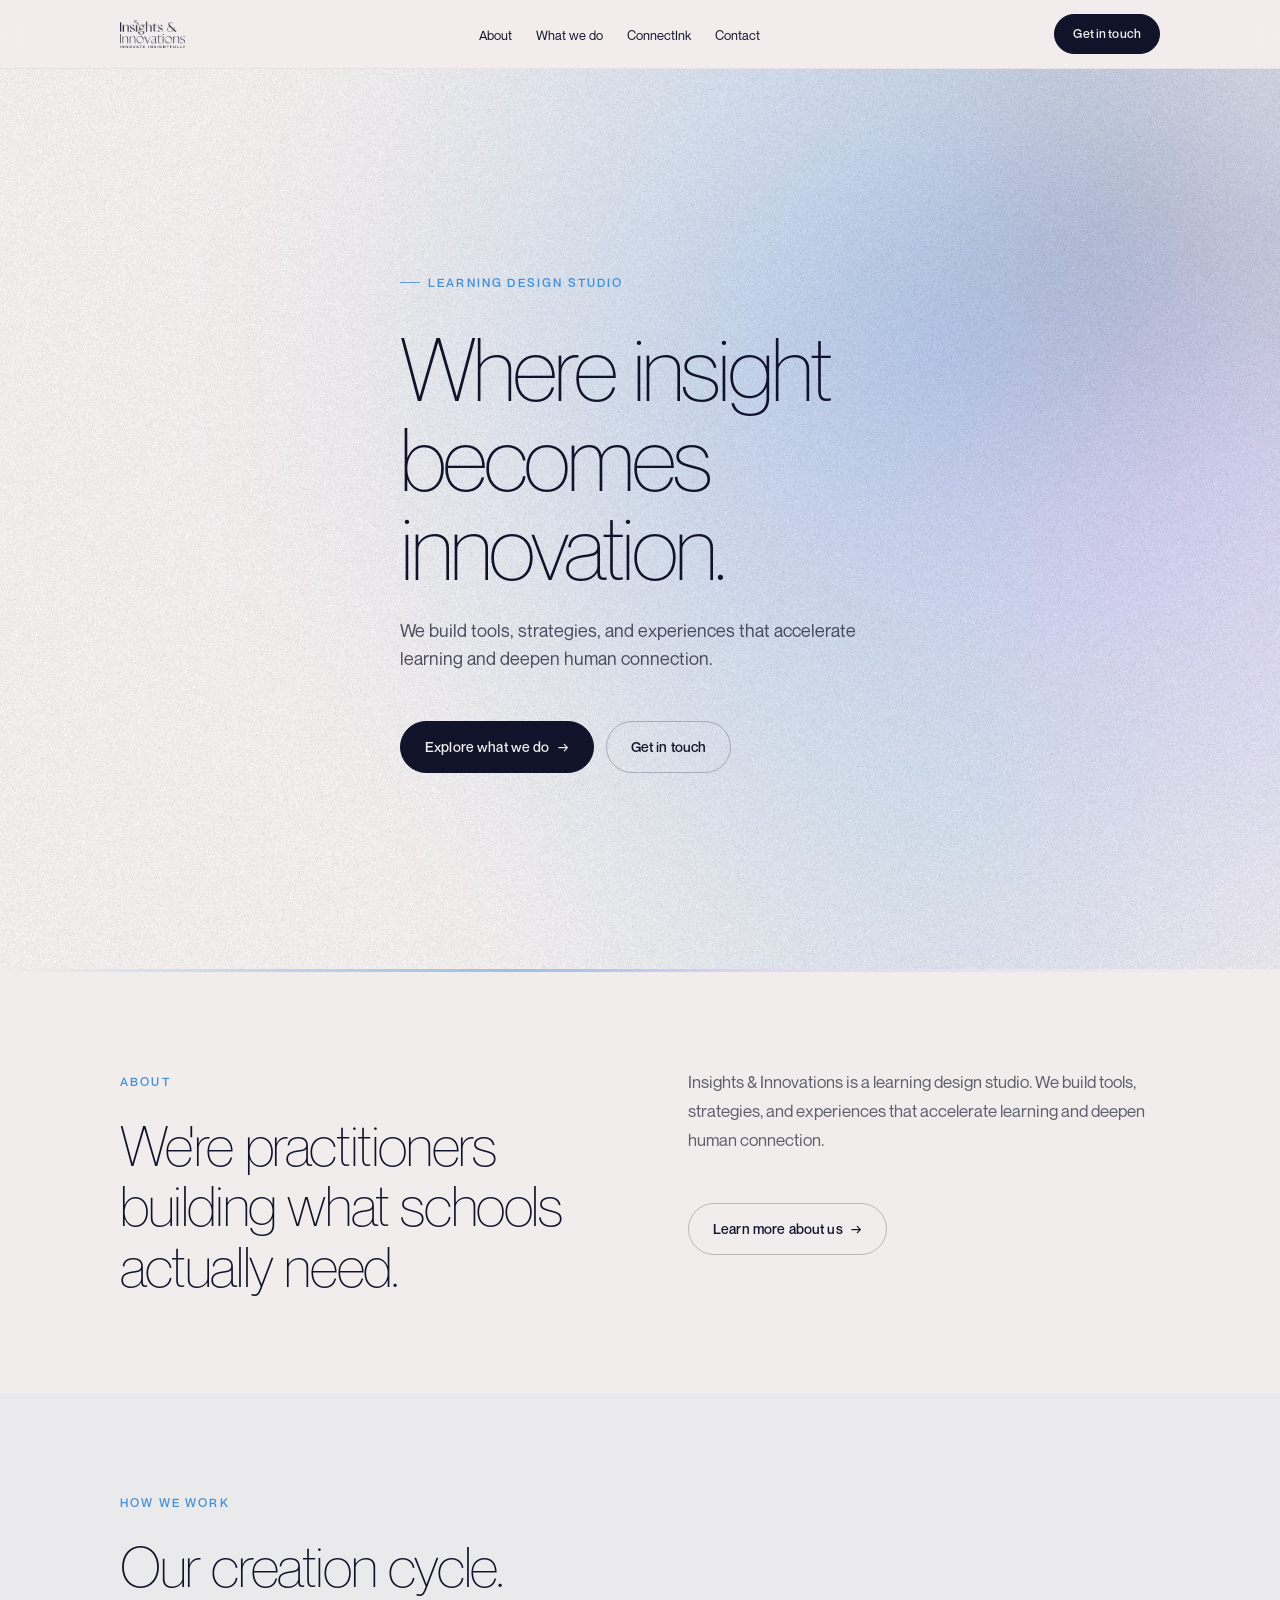
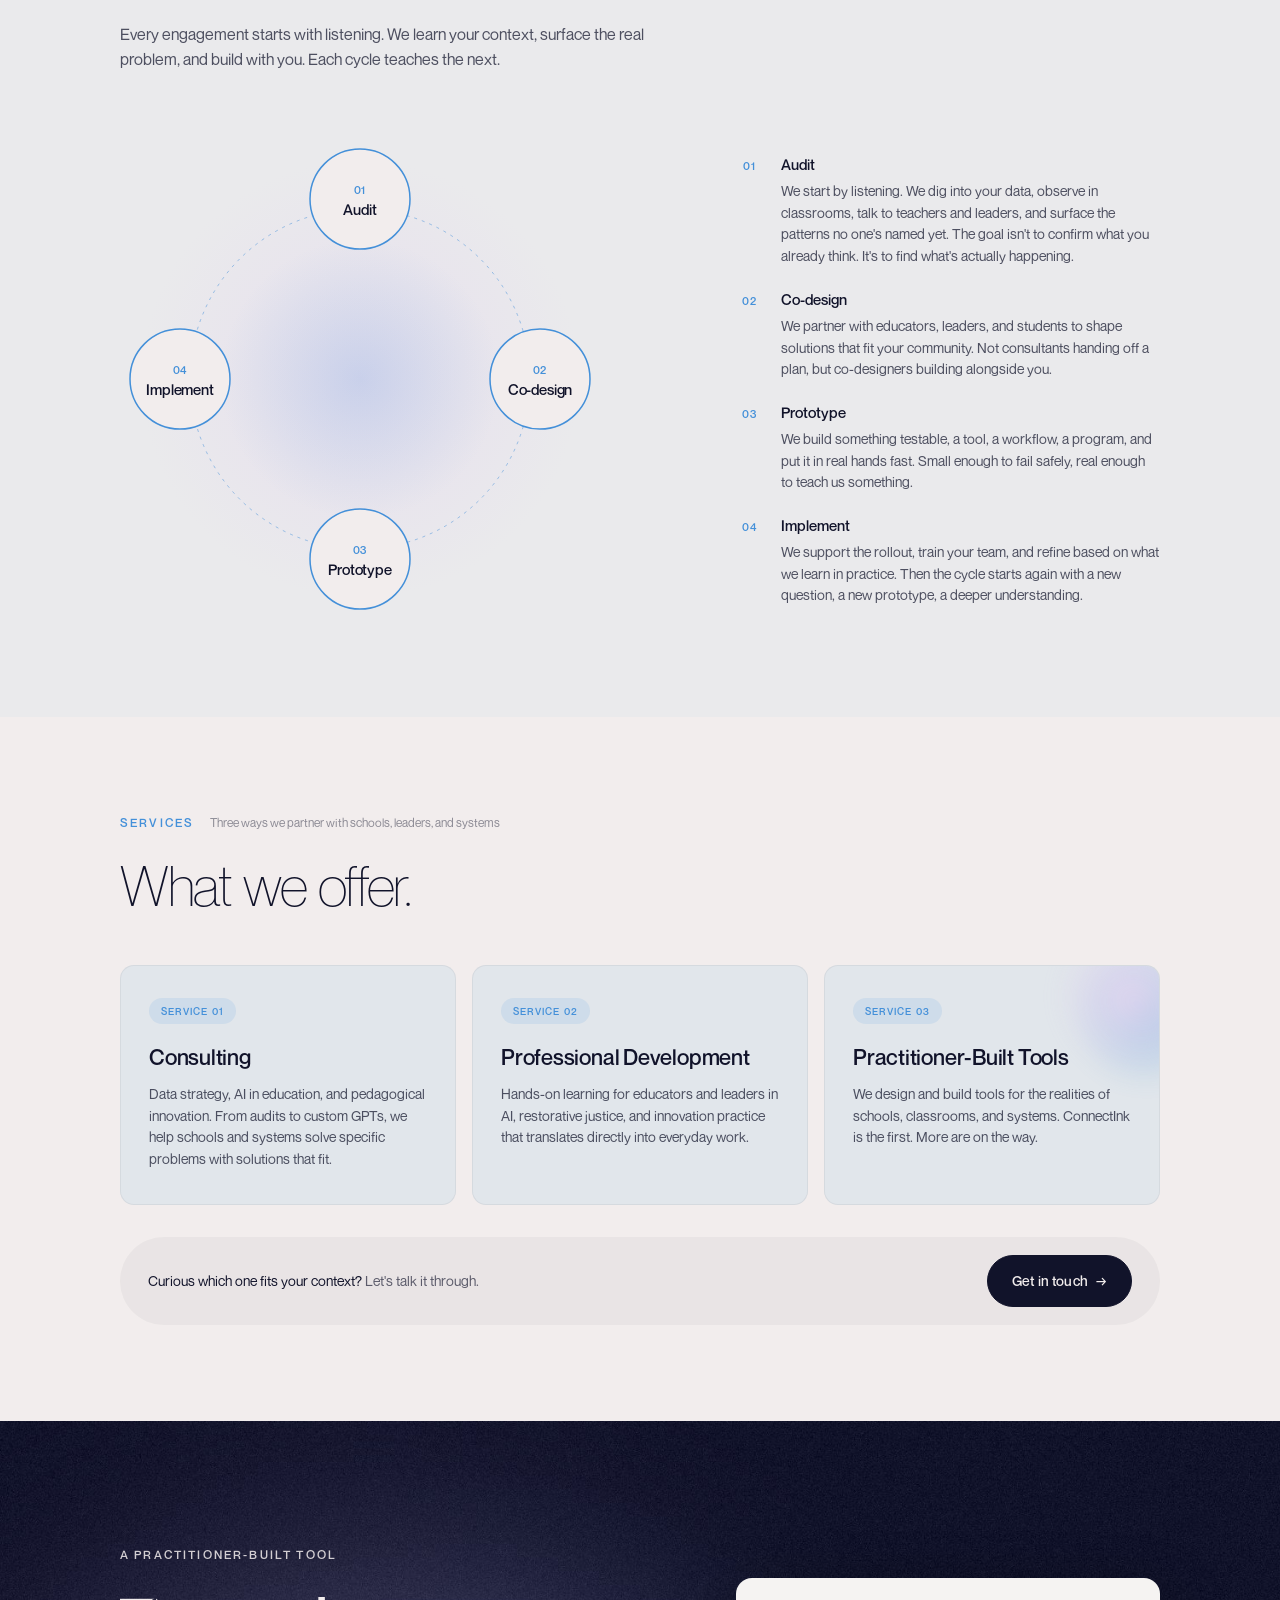
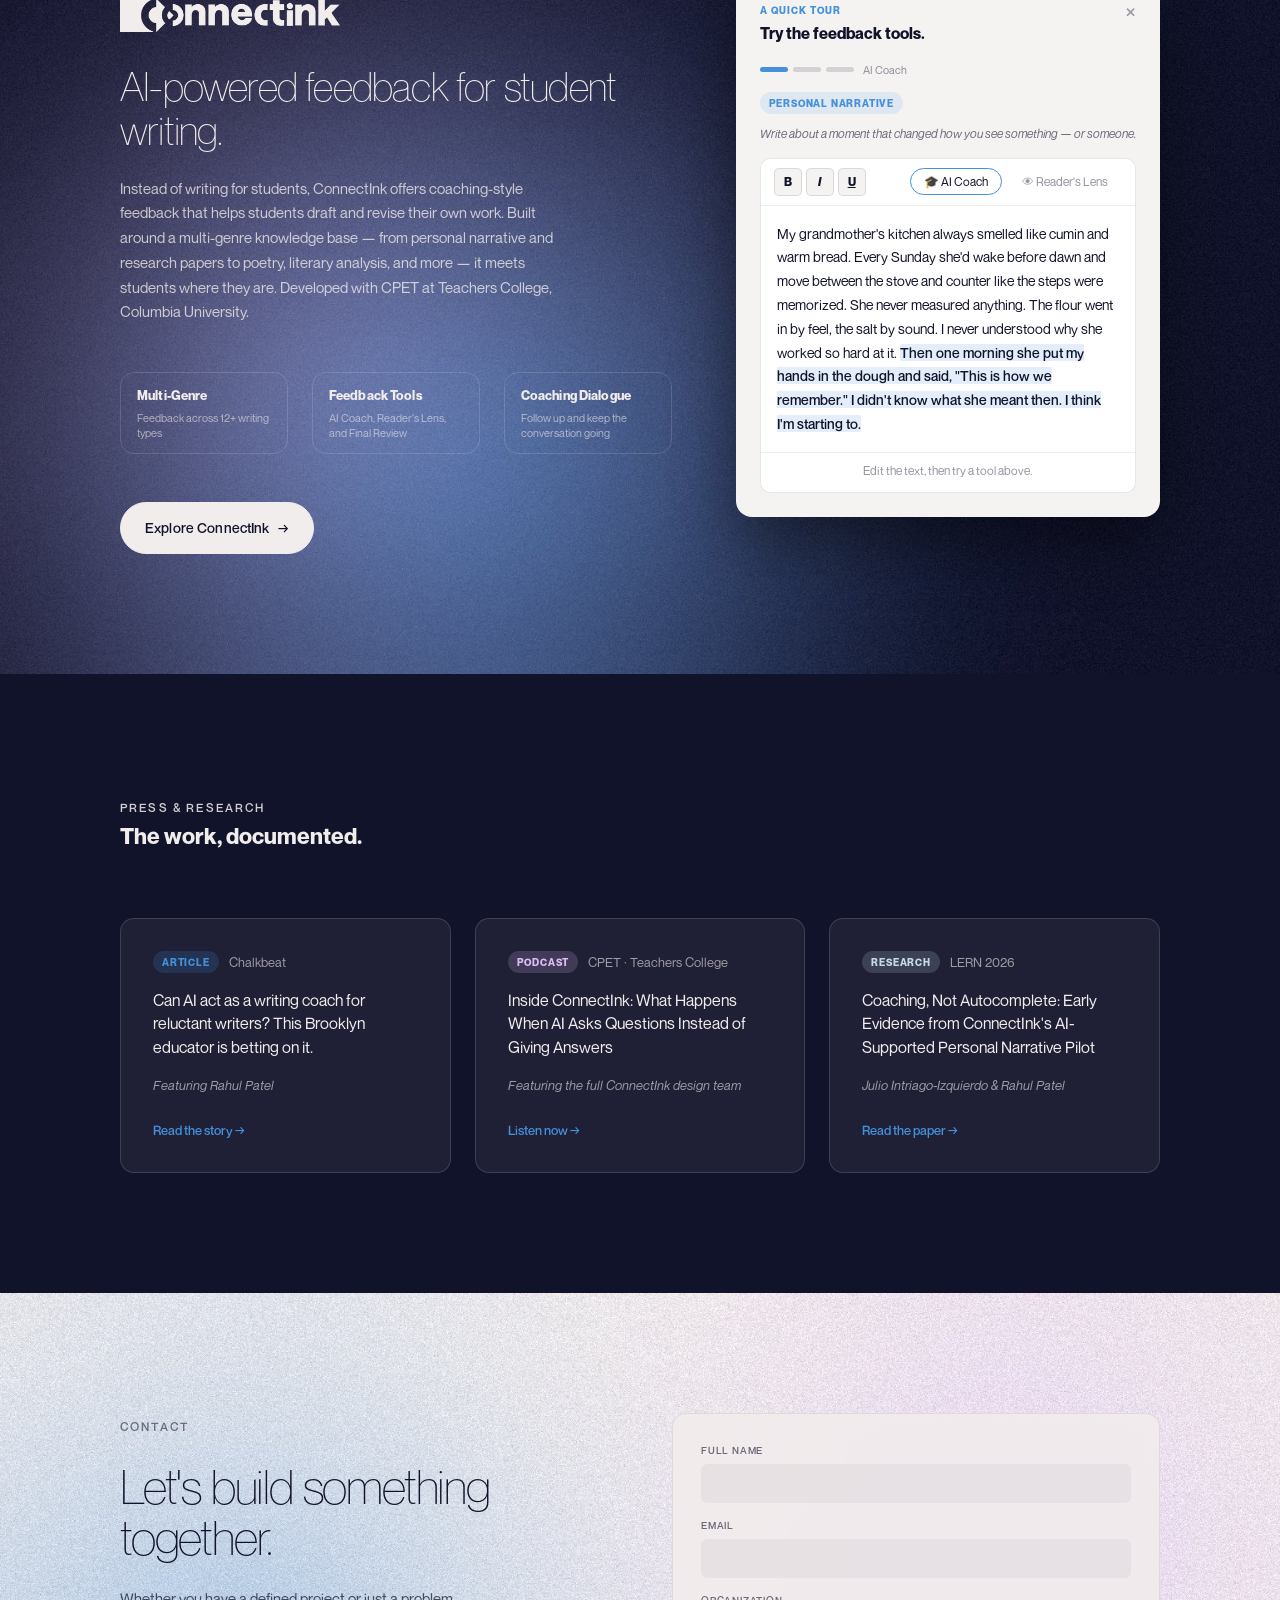
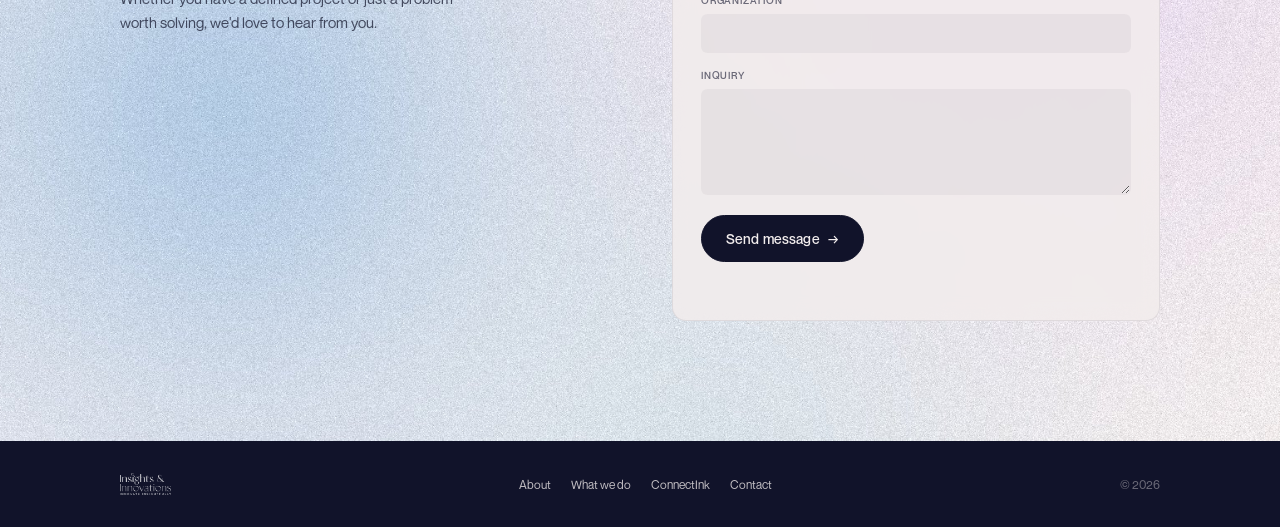
<file: index.html>
<!DOCTYPE html>
<html lang="en">
<head>
  <meta charset="UTF-8">
  <meta name="viewport" content="width=device-width, initial-scale=1.0">
  <title>Insights & Innovations — Where insight becomes innovation</title>
  <meta name="description" content="A learning design studio building tools, strategies, and experiences that accelerate learning and deepen human connection.">

  <!-- Open Graph / Social sharing -->
  <meta property="og:title" content="Insights & Innovations">
  <meta property="og:description" content="A learning design studio. Where insight becomes innovation.">
  <meta property="og:type" content="website">
  <meta property="og:url" content="https://innovateinsightfully.com">

  <link rel="stylesheet" href="styles.css">

  <!-- Preload primary font weights for faster paint -->
  <link rel="preload" href="fonts/NeueMontreal-Light.otf" as="font" type="font/otf" crossorigin>
  <link rel="preload" href="fonts/NeueMontreal-Regular.otf" as="font" type="font/otf" crossorigin>
  <link rel="preload" href="fonts/NeueMontreal-Medium.otf" as="font" type="font/otf" crossorigin>
</head>
<body>

  <a class="skip-to-content" href="#main">Skip to content</a>

  <!-- ============ NAV ============ -->
  <nav class="nav" aria-label="Main">
    <div class="container nav-inner">
      <a href="#" class="nav-brand">
        <img src="images/logo-ii.png" alt="Insights &amp; Innovations" class="nav-logo">
      </a>

      <ul class="nav-links">
        <li><a href="about.html">About</a></li>
        <li><a href="#how">What we do</a></li>
        <li><a href="#connectink">ConnectInk</a></li>
        <li><a href="#contact">Contact</a></li>
      </ul>

      <div class="nav-cta">
        <a href="#contact" class="btn btn-primary">Get in touch</a>
      </div>

      <button class="nav-toggle" aria-label="Toggle menu" aria-expanded="false">
        <span class="nav-toggle-bars"></span>
      </button>
    </div>
  </nav>

  <main id="main">

    <!-- ============ HERO ============ -->
    <section class="hero" aria-label="Introduction">
      <div class="hero-bg" aria-hidden="true"></div>

      <div class="container hero-content">
        <div class="eyebrow reveal reveal-1">
          <span class="line" aria-hidden="true"></span>
          Learning design studio
        </div>
        <h1 class="reveal reveal-2">Where insight becomes innovation.</h1>
        <p class="hero-body reveal reveal-3">
          We build tools, strategies, and experiences that accelerate learning and deepen human connection.
        </p>
        <div class="hero-ctas reveal reveal-4">
          <a href="#how" class="btn btn-primary">Explore what we do <span class="arrow">→</span></a>
          <a href="#contact" class="btn btn-secondary">Get in touch</a>
        </div>
      </div>
    </section>

    <div class="section-divider" aria-hidden="true"></div>

    <!-- ============ ABOUT (home version: minimal) ============ -->
    <section id="about" class="about-home" aria-label="About">
      <div class="container">
        <div class="about-home-grid">

          <div class="about-home-left">
            <div class="eyebrow">About</div>
            <h2>We're practitioners building what schools actually need.</h2>
          </div>

          <div class="about-home-right">
            <p class="about-mission">Insights &amp; Innovations is a learning design studio. We build tools, strategies, and experiences that accelerate learning and deepen human connection.</p>

            <a href="about.html" class="btn btn-secondary">Learn more about us <span class="arrow">→</span></a>
          </div>

        </div>
      </div>
    </section>

    <!-- ============ HOW WE WORK ============ -->
    <section id="how" class="how" aria-labelledby="how-title">
      <div class="container">
        <div class="how-intro">
          <div class="eyebrow">How we work</div>
          <h2 id="how-title">Our creation cycle.</h2>
          <p class="how-body">
            Every engagement starts with listening. We learn your context, surface the real problem, and build with you. Each cycle teaches the next.
          </p>
        </div>

        <div class="how-grid">
          <svg xmlns="http://www.w3.org/2000/svg" viewBox="0 0 480 480" class="cycle-img" aria-hidden="true">
            <defs>
              <radialGradient id="cyc-bg" cx="50%" cy="50%" r="50%">
                <stop offset="0%" stop-color="#DBBCF5" stop-opacity="0.25"/>
                <stop offset="100%" stop-color="#DBBCF5" stop-opacity="0"/>
              </radialGradient>
              <radialGradient id="cyc-accent" cx="50%" cy="50%" r="50%">
                <stop offset="0%" stop-color="#4490D9" stop-opacity="0.18"/>
                <stop offset="100%" stop-color="#4490D9" stop-opacity="0"/>
              </radialGradient>
            </defs>
            <circle cx="240" cy="240" r="220" fill="url(#cyc-bg)"/>
            <circle cx="240" cy="240" r="140" fill="url(#cyc-accent)"/>
            <circle cx="240" cy="240" r="170" fill="none" stroke="#4490D9" stroke-width="1" stroke-dasharray="3 5" opacity="0.5"/>
            <g class="cycle-node" data-step="1" tabindex="0" role="button" aria-label="Step 1: Audit">
              <circle cx="240" cy="60" r="50" class="node-circle" fill="#F2EDED" stroke="#4490D9" stroke-width="1.5"/>
              <text x="240" y="55" text-anchor="middle" font-family="Neue Montreal, system-ui, sans-serif" font-size="11" class="node-label" fill="#4490D9" font-weight="500" letter-spacing="0.08em">01</text>
              <text x="240" y="76" text-anchor="middle" font-family="Neue Montreal, system-ui, sans-serif" font-size="15" class="node-name" fill="#11132A" font-weight="500" letter-spacing="-0.01em">Audit</text>
            </g>
            <g class="cycle-node" data-step="2" tabindex="0" role="button" aria-label="Step 2: Co-design">
              <circle cx="420" cy="240" r="50" class="node-circle" fill="#F2EDED" stroke="#4490D9" stroke-width="1.5"/>
              <text x="420" y="235" text-anchor="middle" font-family="Neue Montreal, system-ui, sans-serif" font-size="11" class="node-label" fill="#4490D9" font-weight="500" letter-spacing="0.08em">02</text>
              <text x="420" y="256" text-anchor="middle" font-family="Neue Montreal, system-ui, sans-serif" font-size="15" class="node-name" fill="#11132A" font-weight="500" letter-spacing="-0.01em">Co-design</text>
            </g>
            <g class="cycle-node" data-step="3" tabindex="0" role="button" aria-label="Step 3: Prototype">
              <circle cx="240" cy="420" r="50" class="node-circle" fill="#F2EDED" stroke="#4490D9" stroke-width="1.5"/>
              <text x="240" y="415" text-anchor="middle" font-family="Neue Montreal, system-ui, sans-serif" font-size="11" class="node-label" fill="#4490D9" font-weight="500" letter-spacing="0.08em">03</text>
              <text x="240" y="436" text-anchor="middle" font-family="Neue Montreal, system-ui, sans-serif" font-size="15" class="node-name" fill="#11132A" font-weight="500" letter-spacing="-0.01em">Prototype</text>
            </g>
            <g class="cycle-node" data-step="4" tabindex="0" role="button" aria-label="Step 4: Implement">
              <circle cx="60" cy="240" r="50" class="node-circle" fill="#F2EDED" stroke="#4490D9" stroke-width="1.5"/>
              <text x="60" y="235" text-anchor="middle" font-family="Neue Montreal, system-ui, sans-serif" font-size="11" class="node-label" fill="#4490D9" font-weight="500" letter-spacing="0.08em">04</text>
              <text x="60" y="256" text-anchor="middle" font-family="Neue Montreal, system-ui, sans-serif" font-size="15" class="node-name" fill="#11132A" font-weight="500" letter-spacing="-0.01em">Implement</text>
            </g>
          </svg>

          <ol class="steps">
            <li class="step">
              <span class="step-num">01</span>
              <div>
                <h3 class="step-title">Audit</h3>
                <p class="step-body">We start by listening. We dig into your data, observe in classrooms, talk to teachers and leaders, and surface the patterns no one's named yet. The goal isn't to confirm what you already think. It's to find what's actually happening.</p>
              </div>
            </li>
            <li class="step">
              <span class="step-num">02</span>
              <div>
                <h3 class="step-title">Co-design</h3>
                <p class="step-body">We partner with educators, leaders, and students to shape solutions that fit your community. Not consultants handing off a plan, but co-designers building alongside you.</p>
              </div>
            </li>
            <li class="step">
              <span class="step-num">03</span>
              <div>
                <h3 class="step-title">Prototype</h3>
                <p class="step-body">We build something testable, a tool, a workflow, a program, and put it in real hands fast. Small enough to fail safely, real enough to teach us something.</p>
              </div>
            </li>
            <li class="step">
              <span class="step-num">04</span>
              <div>
                <h3 class="step-title">Implement</h3>
                <p class="step-body">We support the rollout, train your team, and refine based on what we learn in practice. Then the cycle starts again with a new question, a new prototype, a deeper understanding.</p>
              </div>
            </li>
          </ol>
        </div>
      </div>
    </section>

    <!-- ============ SERVICES ============ -->
    <section id="services" class="services" aria-labelledby="services-title">
      <div class="container">
        <div class="services-header">
          <div class="eyebrow">Services</div>
          <span class="services-subtitle">Three ways we partner with schools, leaders, and systems</span>
        </div>
        <h2 id="services-title">What we offer.</h2>

        <div class="services-grid">
          <article class="service-card">
            <span class="service-pill">Service 01</span>
            <div>
              <h3>Consulting</h3>
              <p class="service-body">Data strategy, AI in education, and pedagogical innovation. From audits to custom GPTs, we help schools and systems solve specific problems with solutions that fit.</p>
            </div>
          </article>

          <article class="service-card">
            <span class="service-pill">Service 02</span>
            <div>
              <h3>Professional Development</h3>
              <p class="service-body">Hands-on learning for educators and leaders in AI, restorative justice, and innovation practice that translates directly into everyday work.</p>
            </div>
          </article>

          <article class="service-card">
            <div class="service-card-accent" aria-hidden="true"></div>
            <span class="service-pill">Service 03</span>
            <div>
              <h3>Practitioner-Built Tools</h3>
              <p class="service-body">We design and build tools for the realities of schools, classrooms, and systems. ConnectInk is the first. More are on the way.</p>
            </div>
          </article>
        </div>

        <div class="services-prompt">
          <span class="services-prompt-text">Curious which one fits your context? <span>Let's talk it through.</span></span>
          <a href="#contact" class="btn btn-primary">Get in touch <span class="arrow">→</span></a>
        </div>
      </div>
    </section>

    <!-- ============ CONNECTINK ============ -->
    <section id="connectink" class="connectink" aria-labelledby="ci-title">
      <div class="connectink-bg" aria-hidden="true"></div>

      <div class="container connectink-inner">
        <div>
          <div class="eyebrow on-dark">A practitioner-built tool</div>
          <img src="images/connectink-logo-cream.png" alt="ConnectInk" class="connectink-logo">
          <h2 id="ci-title">AI-powered feedback for student writing.</h2>
          <p class="connectink-body">
            Instead of writing for students, ConnectInk offers coaching-style feedback that helps students draft and revise their own work. Built around a multi-genre knowledge base — from personal narrative and research papers to poetry, literary analysis, and more — it meets students where they are. Developed with CPET at Teachers College, Columbia University.
          </p>
          <div class="ci-features">
            <div class="ci-feature">
              <span class="ci-feature-label">Multi-Genre</span>
              <span class="ci-feature-desc">Feedback across 12+ writing types</span>
            </div>
            <div class="ci-feature">
              <span class="ci-feature-label">Feedback Tools</span>
              <span class="ci-feature-desc">AI Coach, Reader's Lens, and Final Review</span>
            </div>
            <div class="ci-feature">
              <span class="ci-feature-label">Coaching Dialogue</span>
              <span class="ci-feature-desc">Follow up and keep the conversation going</span>
            </div>
          </div>

          <a href="https://connectink.org" target="_blank" rel="noopener" class="btn btn-primary on-dark">
            Explore ConnectInk <span class="arrow">→</span>
          </a>
        </div>

        <div class="pp-replica" role="region" aria-label="ConnectInk interactive demo">
          <div class="pp-replica-header">
            <div>
              <div class="pp-replica-eyebrow">A Quick Tour</div>
              <div class="pp-replica-title">Try the feedback tools.</div>
            </div>
            <button class="pp-replica-close" id="pp-reset" aria-label="Reset demo">×</button>
          </div>

          <div class="pp-replica-progress">
            <span class="pp-step-dot pp-step-dot--on"></span>
            <span class="pp-step-dot"></span>
            <span class="pp-step-dot"></span>
            <span class="pp-step-label">AI Coach</span>
          </div>

          <div class="pp-replica-genre">
            <span class="pp-genre-tag">Personal Narrative</span>
            <span class="pp-genre-prompt">Write about a moment that changed how you see something — or someone.</span>
          </div>

          <div class="pp-replica-editor">
            <div class="pp-replica-toolbar">
              <div class="pp-replica-format">
                <button class="pp-replica-fmt" aria-label="Bold">B</button>
                <button class="pp-replica-fmt pp-replica-fmt--i" aria-label="Italic">I</button>
                <button class="pp-replica-fmt pp-replica-fmt--u" aria-label="Underline">U</button>
              </div>
              <div class="pp-replica-tabs">
                <button class="pp-replica-tab pp-replica-tab--active" id="pp-coach-trigger">🎓 AI Coach</button>
                <button class="pp-replica-tab" id="pp-lens-trigger">👁 Reader's Lens</button>
              </div>
            </div>

            <div class="pp-replica-text" id="pp-text-area" contenteditable="true" spellcheck="false">My grandmother's kitchen always smelled like cumin and warm bread. Every Sunday she'd wake before dawn and move between the stove and counter like the steps were memorized. She never measured anything. The flour went in by feel, the salt by sound. I never understood why she worked so hard at it. <mark class="pp-replica-mark">Then one morning she put my hands in the dough and said, "This is how we remember." I didn't know what she meant then. I think I'm starting to.</mark></div>

            <p class="pp-replica-hint" id="pp-hint">Edit the text, then try a tool above.</p>

            <div class="pp-replica-response" id="pp-response" aria-live="polite">
              <div class="pp-replica-response-label">AI Coach</div>
              <p class="pp-replica-response-text" id="pp-response-text"></p>
            </div>
          </div>
        </div>
      </div>
    </section>

    <!-- ============ PRESS & RESEARCH ============ -->
    <section id="press" class="press" aria-labelledby="press-title">
      <div class="container">
        <div class="eyebrow on-dark">Press &amp; research</div>
        <h2 id="press-title">The work, documented.</h2>

        <div class="press-grid">
          <a href="https://www.chalkbeat.org/newyork/2025/08/21/brooklyn-high-school-uses-ai-to-improve-student-writing/" target="_blank" rel="noopener" class="press-card">
            <div class="press-card-top">
              <span class="press-type press-type--article">Article</span>
              <span class="press-source">Chalkbeat</span>
            </div>
            <h3 class="press-headline">Can AI act as a writing coach for reluctant writers? This Brooklyn educator is betting on it.</h3>
            <p class="press-byline">Featuring Rahul Patel</p>
            <span class="press-cta">Read the story →</span>
          </a>

          <a href="https://cpet.tc.columbia.edu/teaching-today-episode-summaries/inside-connectink-what-happens-when-ai-asks-questions-instead-of-giving-answers" target="_blank" rel="noopener" class="press-card">
            <div class="press-card-top">
              <span class="press-type press-type--podcast">Podcast</span>
              <span class="press-source">CPET · Teachers College</span>
            </div>
            <h3 class="press-headline">Inside ConnectInk: What Happens When AI Asks Questions Instead of Giving Answers</h3>
            <p class="press-byline">Featuring the full ConnectInk design team</p>
            <span class="press-cta">Listen now →</span>
          </a>

          <a href="https://doi.org/10.59668/2551.25414" target="_blank" rel="noopener" class="press-card">
            <div class="press-card-top">
              <span class="press-type press-type--research">Research</span>
              <span class="press-source">LERN 2026</span>
            </div>
            <h3 class="press-headline">Coaching, Not Autocomplete: Early Evidence from ConnectInk's AI-Supported Personal Narrative Pilot</h3>
            <p class="press-byline">Julio Intriago-Izquierdo &amp; Rahul Patel</p>
            <span class="press-cta">Read the paper →</span>
          </a>
        </div>
      </div>
    </section>

    <!-- ============ CONTACT ============ -->
    <section id="contact" class="contact" aria-labelledby="contact-title">
      <div class="contact-bg" aria-hidden="true"></div>

      <div class="container contact-grid">
        <div>
          <div class="eyebrow muted">Contact</div>
          <h2 id="contact-title">Let's build something together.</h2>
          <p class="contact-body">
            Whether you have a defined project or just a problem worth solving, we'd love to hear from you.
          </p>
        </div>

        <div class="contact-form-wrapper">
          <!--
            FORM ACTION: This uses Formspree. To activate the form:
            1. Go to https://formspree.io and create a free account using rahul@innovateinsightfully.com
            2. Create a new form. Copy the form endpoint URL (looks like https://formspree.io/f/xxxxxxxxxx)
            3. Replace YOUR_FORMSPREE_ID below with your form's ID (just the part after /f/)
            4. Test by submitting once to confirm it arrives in your email
          -->
          <form action="https://formspree.io/f/meedaeeb" method="POST" id="contact-form">
            <div class="field">
              <label for="name">Full name</label>
              <input type="text" id="name" name="name" required autocomplete="name">
            </div>
            <div class="field">
              <label for="email">Email</label>
              <input type="email" id="email" name="email" required autocomplete="email">
            </div>
            <div class="field">
              <label for="organization">Organization</label>
              <input type="text" id="organization" name="organization" autocomplete="organization">
            </div>
            <div class="field">
              <label for="inquiry">Inquiry</label>
              <textarea id="inquiry" name="inquiry" rows="4" required></textarea>
            </div>
            <button type="submit" class="btn btn-primary">
              Send message <span class="arrow">→</span>
            </button>
            <div class="form-status" id="form-status" role="status" aria-live="polite"></div>
          </form>
        </div>
      </div>
    </section>

  </main>

  <!-- ============ FOOTER ============ -->
  <footer class="footer">
    <div class="container footer-inner">
      <div class="footer-brand">
        <img src="images/logo-ii.png" alt="Insights &amp; Innovations" class="footer-logo">
      </div>
      <ul class="footer-links">
        <li><a href="about.html">About</a></li>
        <li><a href="#how">What we do</a></li>
        <li><a href="#connectink">ConnectInk</a></li>
        <li><a href="#contact">Contact</a></li>
      </ul>
      <div class="footer-copy">© 2026</div>
    </div>
  </footer>

  <script src="scripts.js"></script>
</body>
</html>
</file>
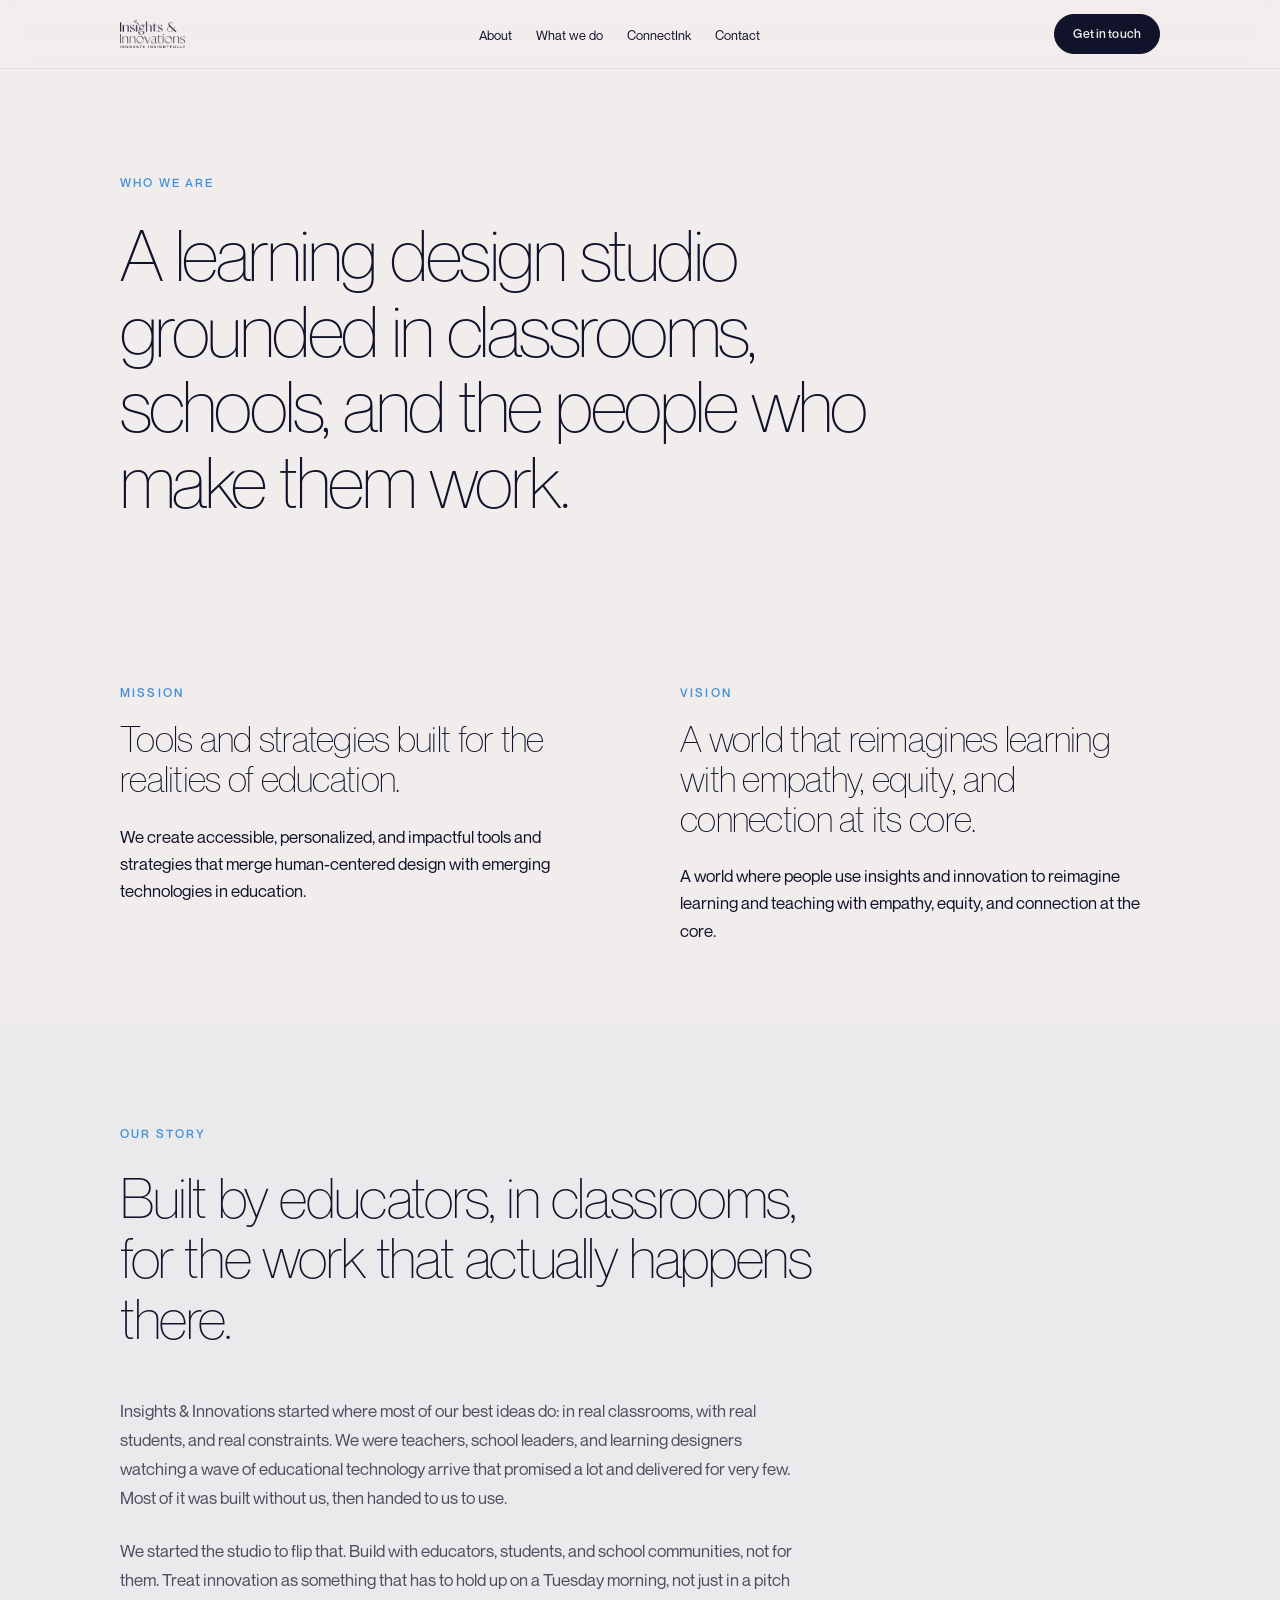
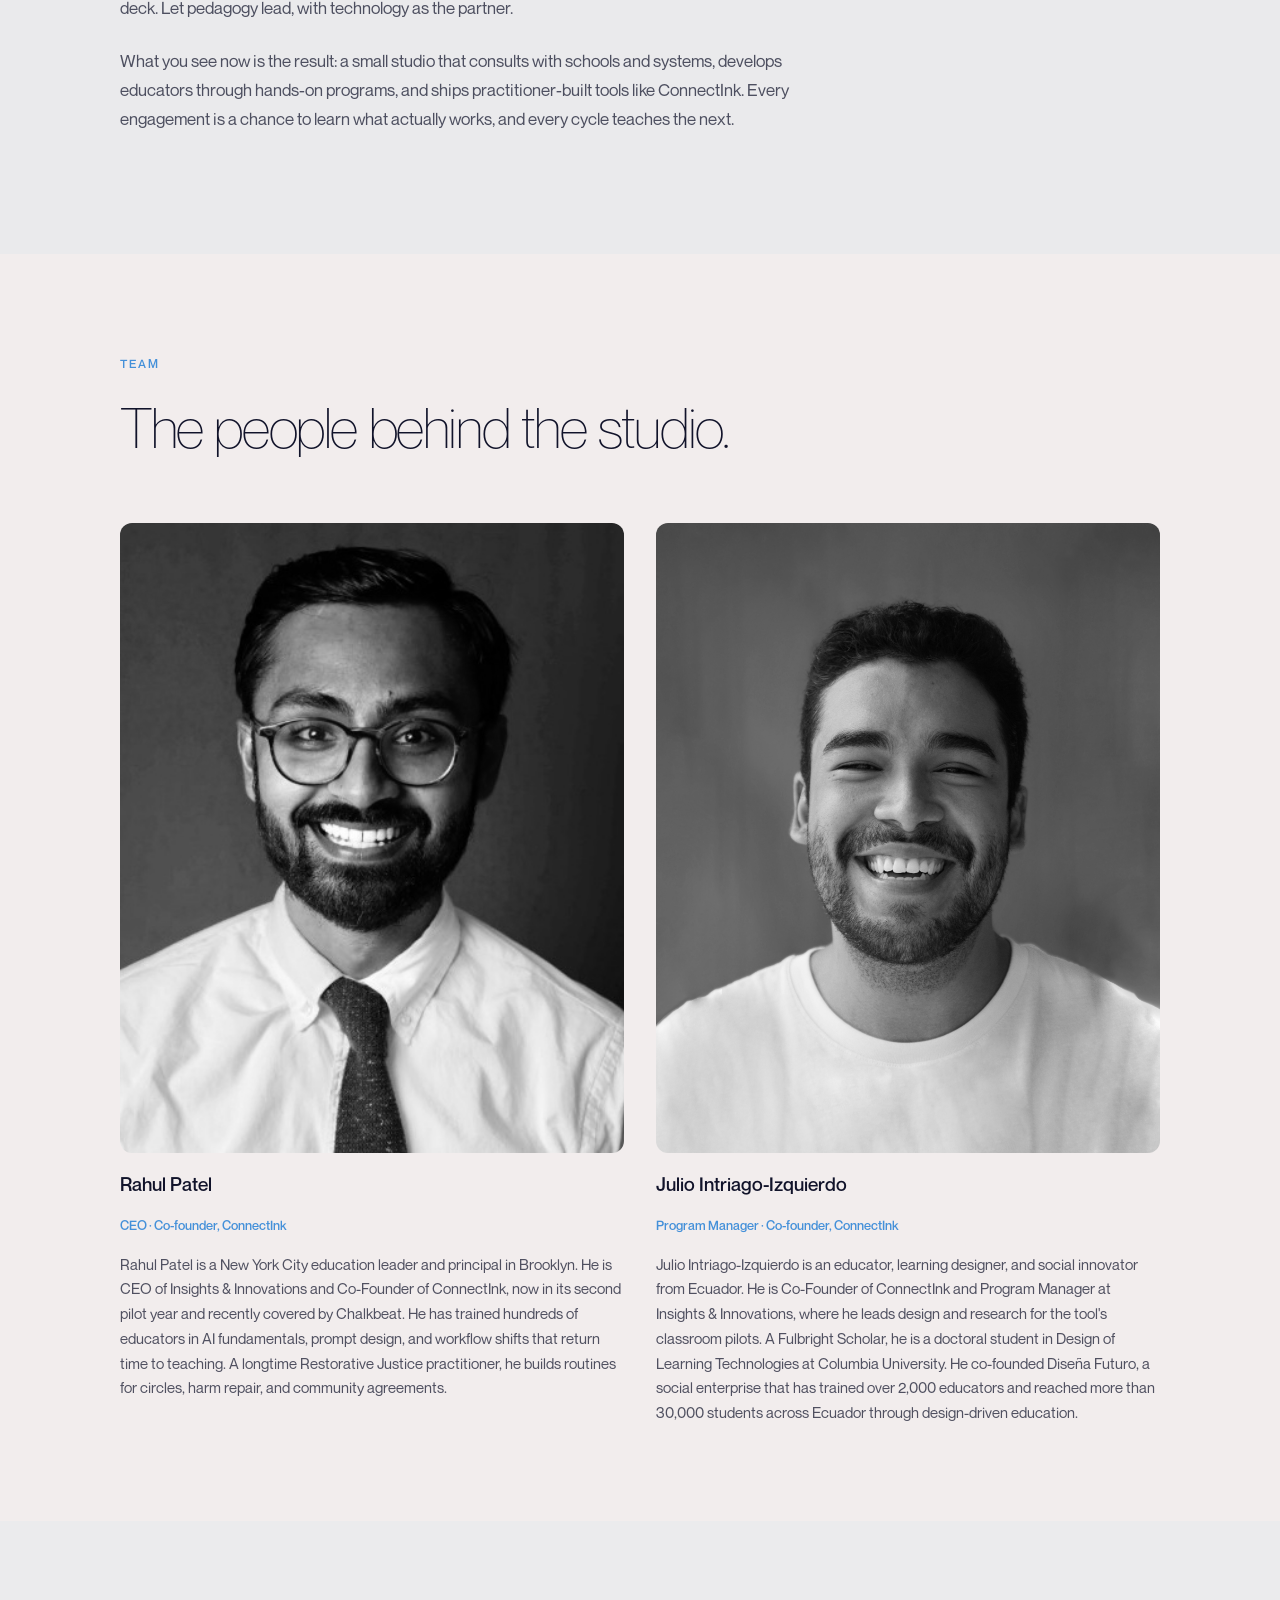
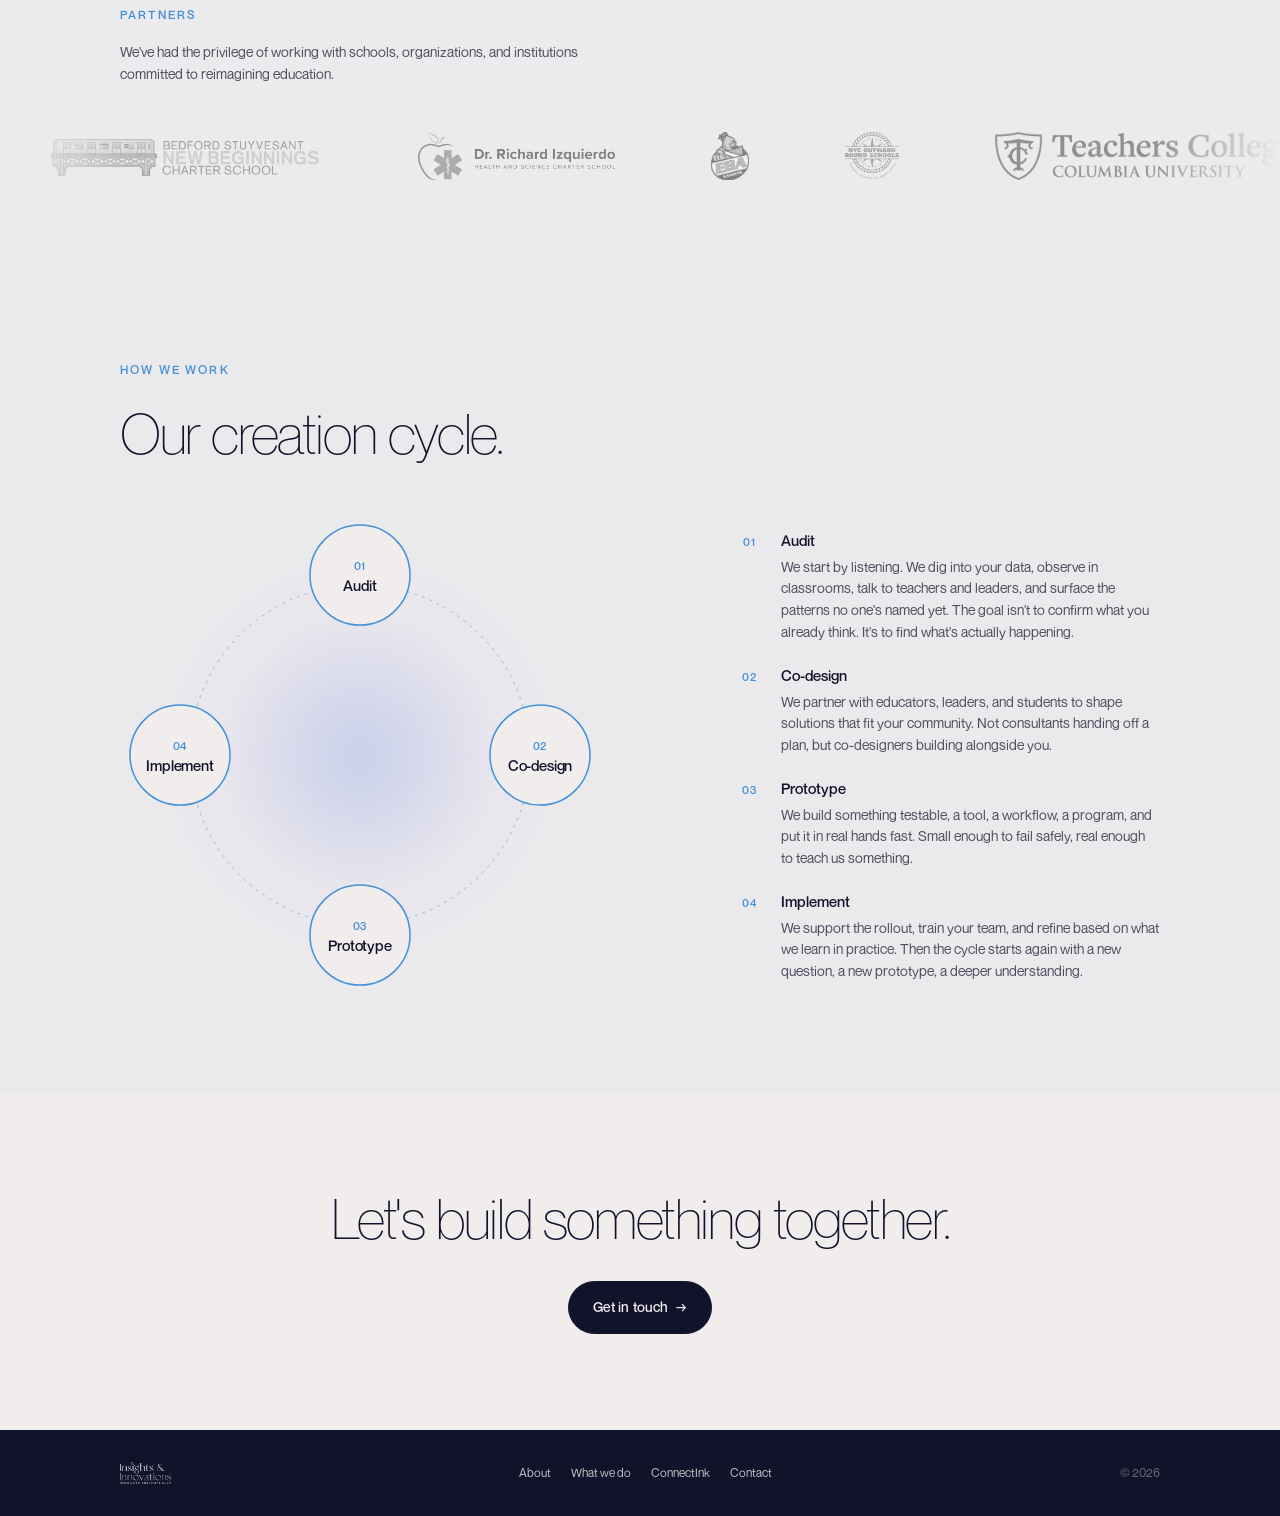
<file: about.html>
<!DOCTYPE html>
<html lang="en">
<head>
  <meta charset="UTF-8">
  <meta name="viewport" content="width=device-width, initial-scale=1.0">
  <title>About — Insights & Innovations</title>
  <meta name="description" content="A learning design studio grounded in classrooms and schools. Who we are, what we believe, and how we work.">

  <meta property="og:title" content="About — Insights & Innovations">
  <meta property="og:description" content="A learning design studio grounded in classrooms and schools.">
  <meta property="og:type" content="website">
  <meta property="og:url" content="https://innovateinsightfully.com/about.html">

  <link rel="stylesheet" href="styles.css">

  <link rel="preload" href="fonts/NeueMontreal-Light.otf" as="font" type="font/otf" crossorigin>
  <link rel="preload" href="fonts/NeueMontreal-Regular.otf" as="font" type="font/otf" crossorigin>
  <link rel="preload" href="fonts/NeueMontreal-Medium.otf" as="font" type="font/otf" crossorigin>
</head>
<body>

  <a class="skip-to-content" href="#main">Skip to content</a>

  <nav class="nav" aria-label="Main">
    <div class="container nav-inner">
      <a href="index.html" class="nav-brand">
        <img src="images/logo-ii.png" alt="Insights &amp; Innovations" class="nav-logo">
      </a>

      <ul class="nav-links">
        <li><a href="about.html">About</a></li>
        <li><a href="index.html#how">What we do</a></li>
        <li><a href="index.html#connectink">ConnectInk</a></li>
        <li><a href="index.html#contact">Contact</a></li>
      </ul>

      <div class="nav-cta">
        <a href="index.html#contact" class="btn btn-primary">Get in touch</a>
      </div>

      <button class="nav-toggle" aria-label="Toggle menu" aria-expanded="false">
        <span class="nav-toggle-bars"></span>
      </button>
    </div>
  </nav>

  <main id="main">

    <!-- ============ HERO (about page version) ============ -->
    <section class="about-page-hero">
      <div class="container">
        <div class="eyebrow">Who we are</div>
        <h1>A learning design studio grounded in classrooms, schools, and the people who make them work.</h1>
      </div>
    </section>

    <!-- ============ MISSION + VISION (two columns) ============ -->
    <section class="mv">
      <div class="container">
        <div class="mv-grid">
          <div class="mv-block">
            <div class="eyebrow">Mission</div>
            <h2>Tools and strategies built for the realities of education.</h2>
            <p>
              We create accessible, personalized, and impactful tools and strategies that merge human-centered design with emerging technologies in education.
            </p>
          </div>
          <div class="mv-block">
            <div class="eyebrow">Vision</div>
            <h2>A world that reimagines learning with empathy, equity, and connection at its core.</h2>
            <p>
              A world where people use insights and innovation to reimagine learning and teaching with empathy, equity, and connection at the core.
            </p>
          </div>
        </div>
      </div>
    </section>

    <!-- ============ STORY / ORIGIN ============ -->
    <section class="story">
      <div class="container">
        <div class="eyebrow">Our story</div>
        <h2>Built by educators, in classrooms, for the work that actually happens there.</h2>

        <p>
          Insights &amp; Innovations started where most of our best ideas do: in real classrooms, with real students, and real constraints. We were teachers, school leaders, and learning designers watching a wave of educational technology arrive that promised a lot and delivered for very few. Most of it was built without us, then handed to us to use.
        </p>
        <p>
          We started the studio to flip that. Build with educators, students, and school communities, not for them. Treat innovation as something that has to hold up on a Tuesday morning, not just in a pitch deck. Let pedagogy lead, with technology as the partner.
        </p>
        <p>
          What you see now is the result: a small studio that consults with schools and systems, develops educators through hands-on programs, and ships practitioner-built tools like ConnectInk. Every engagement is a chance to learn what actually works, and every cycle teaches the next.
        </p>
      </div>
    </section>

    <!-- ============ TEAM (expanded bios) ============ -->
    <section id="team" class="team about-team">
      <div class="container">
        <div class="eyebrow">Team</div>
        <h2>The people behind the studio.</h2>

        <div class="team-grid">
          <article class="member">
            <a href="https://linkedin.com/in/rahul-patel-20761953" target="_blank" rel="noopener" class="member-linkedin">
              <img src="images/rahul.jpg" alt="Portrait of Rahul Patel" class="member-photo">
              <h3 class="member-name">Rahul Patel</h3>
            </a>
            <p class="member-role">CEO · Co-founder, ConnectInk</p>
            <p class="member-bio">
              Rahul Patel is a New York City education leader and principal in Brooklyn. He is CEO of Insights &amp; Innovations and Co-Founder of ConnectInk, now in its second pilot year and recently covered by Chalkbeat. He has trained hundreds of educators in AI fundamentals, prompt design, and workflow shifts that return time to teaching. A longtime Restorative Justice practitioner, he builds routines for circles, harm repair, and community agreements.
            </p>
          </article>

          <article class="member">
            <a href="https://www.linkedin.com/in/julio-intriago" target="_blank" rel="noopener" class="member-linkedin">
              <img src="images/julio.jpg" alt="Portrait of Julio Intriago-Izquierdo" class="member-photo">
              <h3 class="member-name">Julio Intriago-Izquierdo</h3>
            </a>
            <p class="member-role">Program Manager · Co-founder, ConnectInk</p>
            <p class="member-bio">
              Julio Intriago-Izquierdo is an educator, learning designer, and social innovator from Ecuador. He is Co-Founder of ConnectInk and Program Manager at Insights &amp; Innovations, where he leads design and research for the tool's classroom pilots. A Fulbright Scholar, he is a doctoral student in Design of Learning Technologies at Columbia University. He co-founded Diseña Futuro, a social enterprise that has trained over 2,000 educators and reached more than 30,000 students across Ecuador through design-driven education.
            </p>
          </article>
        </div>
      </div>
    </section>

    <!-- ============ PARTNERS ============ -->
    <section id="partners" class="partners" aria-labelledby="partners-title">
      <div class="container">
        <div class="eyebrow">Partners</div>
        <p class="partners-intro">
          We've had the privilege of working with schools, organizations, and institutions committed to reimagining education.
        </p>
      </div>

      <div class="partners-carousel">
        <div class="partners-track">
          <!-- Set 1 -->
          <a href="https://www.bsnbcs.org/" target="_blank" rel="noopener" class="partner-item">
            <img src="images/logo-bedstuy.png" alt="Bed-Stuy New Beginnings">
          </a>
          <a href="https://www.drizquierdocharterschools.org/" target="_blank" rel="noopener" class="partner-item">
            <img src="images/logo-izquierdo.webp" alt="Dr. Richard Izquierdo Charter School">
          </a>
          <a href="https://sites.google.com/eastbronxacademy.org/east-bronx-academy-website/home" target="_blank" rel="noopener" class="partner-item">
            <img src="images/logo-east-bronx.png" alt="East Bronx Academy">
          </a>
          <a href="https://www.nycoutwardbound.org/our-schools/leaders/home/" target="_blank" rel="noopener" class="partner-item">
            <img src="images/logo-leaders.png" alt="Leaders High School">
          </a>
          <a href="https://www.tc.columbia.edu" target="_blank" rel="noopener" class="partner-item">
            <img src="images/logo-teachers-college.png" alt="Teachers College, Columbia University">
          </a>
          <a href="https://cpet.tc.columbia.edu/" target="_blank" rel="noopener" class="partner-item">
            <img src="images/logo-cpet.png" alt="CPET at Teachers College">
          </a>
          <a href="https://www.wellnessclassroom.org/" target="_blank" rel="noopener" class="partner-item">
            <img src="images/logo-wellness.webp" alt="The Wellness Classroom">
          </a>
          <!-- Set 2 (duplicate for seamless loop) -->
          <a href="https://www.bsnbcs.org/" target="_blank" rel="noopener" class="partner-item" aria-hidden="true" tabindex="-1">
            <img src="images/logo-bedstuy.png" alt="">
          </a>
          <a href="https://www.drizquierdocharterschools.org/" target="_blank" rel="noopener" class="partner-item" aria-hidden="true" tabindex="-1">
            <img src="images/logo-izquierdo.webp" alt="">
          </a>
          <a href="https://sites.google.com/eastbronxacademy.org/east-bronx-academy-website/home" target="_blank" rel="noopener" class="partner-item" aria-hidden="true" tabindex="-1">
            <img src="images/logo-east-bronx.png" alt="">
          </a>
          <a href="https://www.nycoutwardbound.org/our-schools/leaders/home/" target="_blank" rel="noopener" class="partner-item" aria-hidden="true" tabindex="-1">
            <img src="images/logo-leaders.png" alt="">
          </a>
          <a href="https://www.tc.columbia.edu" target="_blank" rel="noopener" class="partner-item" aria-hidden="true" tabindex="-1">
            <img src="images/logo-teachers-college.png" alt="">
          </a>
          <a href="https://cpet.tc.columbia.edu/" target="_blank" rel="noopener" class="partner-item" aria-hidden="true" tabindex="-1">
            <img src="images/logo-cpet.png" alt="">
          </a>
          <a href="https://www.wellnessclassroom.org/" target="_blank" rel="noopener" class="partner-item" aria-hidden="true" tabindex="-1">
            <img src="images/logo-wellness.webp" alt="">
          </a>
        </div>
      </div>
    </section>

    <!-- ============ HOW WE WORK (expanded) ============ -->
    <section class="how-expanded">
      <div class="container">
        <div class="eyebrow">How we work</div>
        <h2>Our creation cycle.</h2>

        <div class="how-grid">
          <svg xmlns="http://www.w3.org/2000/svg" viewBox="0 0 480 480" class="cycle-img" aria-hidden="true">
            <defs>
              <radialGradient id="cyc-bg2" cx="50%" cy="50%" r="50%">
                <stop offset="0%" stop-color="#DBBCF5" stop-opacity="0.25"/>
                <stop offset="100%" stop-color="#DBBCF5" stop-opacity="0"/>
              </radialGradient>
              <radialGradient id="cyc-accent2" cx="50%" cy="50%" r="50%">
                <stop offset="0%" stop-color="#4490D9" stop-opacity="0.18"/>
                <stop offset="100%" stop-color="#4490D9" stop-opacity="0"/>
              </radialGradient>
            </defs>
            <circle cx="240" cy="240" r="220" fill="url(#cyc-bg2)"/>
            <circle cx="240" cy="240" r="140" fill="url(#cyc-accent2)"/>
            <circle cx="240" cy="240" r="170" fill="none" stroke="#4490D9" stroke-width="1" stroke-dasharray="3 5" opacity="0.5"/>
            <g class="cycle-node" data-step="1" tabindex="0" role="button" aria-label="Step 1: Audit">
              <circle cx="240" cy="60" r="50" class="node-circle" fill="#F2EDED" stroke="#4490D9" stroke-width="1.5"/>
              <text x="240" y="55" text-anchor="middle" font-family="Neue Montreal, system-ui, sans-serif" font-size="11" class="node-label" fill="#4490D9" font-weight="500" letter-spacing="0.08em">01</text>
              <text x="240" y="76" text-anchor="middle" font-family="Neue Montreal, system-ui, sans-serif" font-size="15" class="node-name" fill="#11132A" font-weight="500" letter-spacing="-0.01em">Audit</text>
            </g>
            <g class="cycle-node" data-step="2" tabindex="0" role="button" aria-label="Step 2: Co-design">
              <circle cx="420" cy="240" r="50" class="node-circle" fill="#F2EDED" stroke="#4490D9" stroke-width="1.5"/>
              <text x="420" y="235" text-anchor="middle" font-family="Neue Montreal, system-ui, sans-serif" font-size="11" class="node-label" fill="#4490D9" font-weight="500" letter-spacing="0.08em">02</text>
              <text x="420" y="256" text-anchor="middle" font-family="Neue Montreal, system-ui, sans-serif" font-size="15" class="node-name" fill="#11132A" font-weight="500" letter-spacing="-0.01em">Co-design</text>
            </g>
            <g class="cycle-node" data-step="3" tabindex="0" role="button" aria-label="Step 3: Prototype">
              <circle cx="240" cy="420" r="50" class="node-circle" fill="#F2EDED" stroke="#4490D9" stroke-width="1.5"/>
              <text x="240" y="415" text-anchor="middle" font-family="Neue Montreal, system-ui, sans-serif" font-size="11" class="node-label" fill="#4490D9" font-weight="500" letter-spacing="0.08em">03</text>
              <text x="240" y="436" text-anchor="middle" font-family="Neue Montreal, system-ui, sans-serif" font-size="15" class="node-name" fill="#11132A" font-weight="500" letter-spacing="-0.01em">Prototype</text>
            </g>
            <g class="cycle-node" data-step="4" tabindex="0" role="button" aria-label="Step 4: Implement">
              <circle cx="60" cy="240" r="50" class="node-circle" fill="#F2EDED" stroke="#4490D9" stroke-width="1.5"/>
              <text x="60" y="235" text-anchor="middle" font-family="Neue Montreal, system-ui, sans-serif" font-size="11" class="node-label" fill="#4490D9" font-weight="500" letter-spacing="0.08em">04</text>
              <text x="60" y="256" text-anchor="middle" font-family="Neue Montreal, system-ui, sans-serif" font-size="15" class="node-name" fill="#11132A" font-weight="500" letter-spacing="-0.01em">Implement</text>
            </g>
          </svg>

          <ol class="steps">
            <li class="step">
              <span class="step-num">01</span>
              <div>
                <h3 class="step-title">Audit</h3>
                <p class="step-body">We start by listening. We dig into your data, observe in classrooms, talk to teachers and leaders, and surface the patterns no one's named yet. The goal isn't to confirm what you already think. It's to find what's actually happening.</p>
              </div>
            </li>
            <li class="step">
              <span class="step-num">02</span>
              <div>
                <h3 class="step-title">Co-design</h3>
                <p class="step-body">We partner with educators, leaders, and students to shape solutions that fit your community. Not consultants handing off a plan, but co-designers building alongside you.</p>
              </div>
            </li>
            <li class="step">
              <span class="step-num">03</span>
              <div>
                <h3 class="step-title">Prototype</h3>
                <p class="step-body">We build something testable, a tool, a workflow, a program, and put it in real hands fast. Small enough to fail safely, real enough to teach us something.</p>
              </div>
            </li>
            <li class="step">
              <span class="step-num">04</span>
              <div>
                <h3 class="step-title">Implement</h3>
                <p class="step-body">We support the rollout, train your team, and refine based on what we learn in practice. Then the cycle starts again with a new question, a new prototype, a deeper understanding.</p>
              </div>
            </li>
          </ol>
        </div>
      </div>
    </section>

    <!-- ============ CTA ============ -->
    <section class="cta-block">
      <div class="container">
        <h2>Let's build something together.</h2>
        <a href="index.html#contact" class="btn btn-primary">Get in touch <span class="arrow">→</span></a>
      </div>
    </section>

  </main>

  <footer class="footer">
    <div class="container footer-inner">
      <div class="footer-brand">
        <img src="images/logo-ii.png" alt="Insights &amp; Innovations" class="footer-logo">
      </div>
      <ul class="footer-links">
        <li><a href="about.html">About</a></li>
        <li><a href="index.html#how">What we do</a></li>
        <li><a href="index.html#connectink">ConnectInk</a></li>
        <li><a href="index.html#contact">Contact</a></li>
      </ul>
      <div class="footer-copy">© 2026</div>
    </div>
  </footer>

  <script src="scripts.js"></script>
</body>
</html>
</file>
<file: styles.css>
/* ============================================================
   Insights & Innovations
   Single stylesheet for the entire site.
   Organized into:
     1. Fonts
     2. Design tokens (colors, type scale, spacing)
     3. Reset and base styles
     4. Layout utilities
     5. Components (buttons, eyebrows, cards)
     6. Section styles
     7. Mobile (everything responsive)
   ============================================================ */

/* -----------------------------------------------------------
   1. Fonts
   ----------------------------------------------------------- */

@font-face {
  font-family: 'Neue Montreal';
  src: url('fonts/NeueMontreal-Light.otf') format('opentype');
  font-weight: 300;
  font-style: normal;
  font-display: swap;
}
@font-face {
  font-family: 'Neue Montreal';
  src: url('fonts/NeueMontreal-LightItalic.otf') format('opentype');
  font-weight: 300;
  font-style: italic;
  font-display: swap;
}
@font-face {
  font-family: 'Neue Montreal';
  src: url('fonts/NeueMontreal-Regular.otf') format('opentype');
  font-weight: 400;
  font-style: normal;
  font-display: swap;
}
@font-face {
  font-family: 'Neue Montreal';
  src: url('fonts/NeueMontreal-Italic.otf') format('opentype');
  font-weight: 400;
  font-style: italic;
  font-display: swap;
}
@font-face {
  font-family: 'Neue Montreal';
  src: url('fonts/NeueMontreal-Medium.otf') format('opentype');
  font-weight: 500;
  font-style: normal;
  font-display: swap;
}
@font-face {
  font-family: 'Neue Montreal';
  src: url('fonts/NeueMontreal-MediumItalic.otf') format('opentype');
  font-weight: 500;
  font-style: italic;
  font-display: swap;
}
@font-face {
  font-family: 'Neue Montreal';
  src: url('fonts/NeueMontreal-Bold.otf') format('opentype');
  font-weight: 700;
  font-style: normal;
  font-display: swap;
}
@font-face {
  font-family: 'Neue Montreal';
  src: url('fonts/NeueMontreal-BoldItalic.otf') format('opentype');
  font-weight: 700;
  font-style: italic;
  font-display: swap;
}

/* -----------------------------------------------------------
   2. Design tokens
   ----------------------------------------------------------- */

:root {
  /* Colors */
  --cream:     #F2EDED;
  --navy:      #11132A;
  --blue:      #4490D9;
  --lavender:  #DBBCF5;
  --pale-blue: #C4DAE7;

  /* Text colors with opacity baked in */
  --navy-72: rgba(17, 19, 42, 0.72);
  --navy-60: rgba(17, 19, 42, 0.60);
  --navy-45: rgba(17, 19, 42, 0.45);
  --navy-25: rgba(17, 19, 42, 0.25);
  --navy-12: rgba(17, 19, 42, 0.12);
  --navy-06: rgba(17, 19, 42, 0.06);
  --navy-04: rgba(17, 19, 42, 0.04);

  --cream-78: rgba(242, 237, 237, 0.78);
  --cream-60: rgba(242, 237, 237, 0.60);
  --cream-40: rgba(242, 237, 237, 0.40);
  --cream-15: rgba(242, 237, 237, 0.15);
  --cream-06: rgba(242, 237, 237, 0.06);

  /* Type scale - desktop */
  --size-hero:     88px;
  --size-h2:       56px;
  --size-h3:       22px;
  --size-body-lg:  18px;
  --size-body:     15px;
  --size-small:    13px;
  --size-eyebrow:  12px;
  --size-tiny:     10px;

  /* Spacing */
  --space-2:  8px;
  --space-3:  16px;
  --space-4:  24px;
  --space-5:  32px;
  --space-6:  48px;
  --space-7:  64px;
  --space-8:  80px;
  --space-9:  96px;
  --space-10: 120px;

  /* Layout */
  --container-max: 1200px;
  --container-padding: 80px;

  /* Radii */
  --radius-pill:   100px;
  --radius-card:   14px;
  --radius-media:  12px;

  /* Transitions */
  --t-fast: 0.15s ease;
  --t-base: 0.3s ease;
  --t-slow: 0.6s cubic-bezier(0.22, 0.61, 0.36, 1);
}

/* -----------------------------------------------------------
   3. Reset and base
   ----------------------------------------------------------- */

*,
*::before,
*::after {
  box-sizing: border-box;
}

html {
  scroll-behavior: smooth;
  -webkit-font-smoothing: antialiased;
  -moz-osx-font-smoothing: grayscale;
}

@media (prefers-reduced-motion: reduce) {
  html {
    scroll-behavior: auto;
  }
  *,
  *::before,
  *::after {
    animation-duration: 0.01ms !important;
    animation-iteration-count: 1 !important;
    transition-duration: 0.01ms !important;
    scroll-behavior: auto !important;
  }
}

body {
  margin: 0;
  font-family: 'Neue Montreal', system-ui, -apple-system, BlinkMacSystemFont, sans-serif;
  font-weight: 400;
  font-size: var(--size-body);
  line-height: 1.6;
  color: var(--navy);
  background: var(--cream);
}

h1, h2, h3, h4, h5, h6, p {
  margin: 0;
}

a {
  color: inherit;
  text-decoration: none;
}

img, svg {
  display: block;
  max-width: 100%;
}

button {
  font-family: inherit;
  cursor: pointer;
  border: none;
  background: none;
}

/* Skip to content link for screen readers / keyboard users */
.skip-to-content {
  position: absolute;
  top: -40px;
  left: var(--space-3);
  background: var(--navy);
  color: var(--cream);
  padding: var(--space-2) var(--space-3);
  border-radius: var(--radius-pill);
  font-weight: 500;
  z-index: 100;
  transition: top var(--t-base);
}

.skip-to-content:focus {
  top: var(--space-3);
}

/* Focus state for everything interactive */
a:focus-visible,
button:focus-visible,
input:focus-visible,
textarea:focus-visible {
  outline: 2px solid var(--blue);
  outline-offset: 3px;
  border-radius: 4px;
}

/* Screen reader only */
.sr-only {
  position: absolute;
  width: 1px;
  height: 1px;
  padding: 0;
  margin: -1px;
  overflow: hidden;
  clip: rect(0, 0, 0, 0);
  white-space: nowrap;
  border: 0;
}

/* -----------------------------------------------------------
   4. Layout
   ----------------------------------------------------------- */

.container {
  max-width: var(--container-max);
  margin: 0 auto;
  padding-left: var(--container-padding);
  padding-right: var(--container-padding);
}

section {
  padding-top: var(--space-9);
  padding-bottom: var(--space-9);
}

.section-divider {
  height: 3px;
  background: linear-gradient(90deg,
    transparent,
    var(--blue) 40%,
    var(--lavender) 60%,
    transparent);
  opacity: 0.5;
}

/* -----------------------------------------------------------
   5. Components
   ----------------------------------------------------------- */

/* -- Eyebrow label -- */
.eyebrow {
  display: inline-flex;
  align-items: center;
  gap: var(--space-2);
  font-size: var(--size-eyebrow);
  font-weight: 500;
  letter-spacing: 0.18em;
  text-transform: uppercase;
  color: var(--blue);
}

.eyebrow.on-dark {
  color: var(--cream);
  opacity: 0.85;
}

.eyebrow.muted {
  color: var(--navy);
  opacity: 0.55;
}

.eyebrow .line {
  display: inline-block;
  width: 20px;
  height: 1px;
  background: currentColor;
  opacity: 0.85;
}

.eyebrow.on-dark .line {
  background: var(--lavender);
  opacity: 1;
}

/* -- Buttons -- */
.btn {
  display: inline-flex;
  align-items: center;
  gap: var(--space-2);
  padding: 14px 24px;
  border-radius: var(--radius-pill);
  font-family: inherit;
  font-size: 14px;
  font-weight: 500;
  letter-spacing: 0.01em;
  transition: opacity var(--t-fast), transform var(--t-fast), background var(--t-fast);
  cursor: pointer;
  white-space: nowrap;
}

.btn-primary {
  background: var(--navy);
  color: var(--cream);
  border: 1px solid var(--navy);
}

.btn-primary:hover {
  opacity: 0.88;
  transform: translateY(-1px);
}

.btn-primary.on-dark {
  background: var(--cream);
  color: var(--navy);
  border: 1px solid var(--cream);
}

.btn-secondary {
  background: transparent;
  color: var(--navy);
  border: 1px solid var(--navy-25);
}

.btn-secondary:hover {
  border-color: var(--navy);
}

.btn-secondary.on-dark {
  color: var(--cream);
  border-color: var(--cream-40);
}

.btn-secondary.on-dark:hover {
  border-color: var(--cream);
}

.btn .arrow {
  transition: transform var(--t-base);
}

.btn:hover .arrow {
  transform: translateX(3px);
}

/* -- Service pill (small label on service cards) -- */
.service-pill {
  display: inline-flex;
  align-items: center;
  font-size: 10px;
  font-weight: 500;
  color: var(--blue);
  letter-spacing: 0.12em;
  text-transform: uppercase;
  padding: 5px 12px;
  background: rgba(68, 144, 217, 0.12);
  border-radius: var(--radius-pill);
  align-self: flex-start;
}

/* -----------------------------------------------------------
   6. Sections
   ----------------------------------------------------------- */

/* -- Navigation -- */
.nav {
  position: sticky;
  top: 0;
  z-index: 50;
  background: rgba(242, 237, 237, 0.85);
  backdrop-filter: saturate(180%) blur(12px);
  -webkit-backdrop-filter: saturate(180%) blur(12px);
  border-bottom: 1px solid var(--navy-06);
}

.nav-inner {
  display: flex;
  align-items: center;
  justify-content: space-between;
  padding-top: 14px;
  padding-bottom: 14px;
  min-height: 0;
}

.nav-brand {
  font-size: 15px;
  font-weight: 500;
  letter-spacing: -0.015em;
  color: var(--navy);
  display: flex;
  align-items: center;
}

.nav-logo {
  height: 28px;
  max-height: 28px;
  width: auto;
  max-width: 160px;
  display: block;
  object-fit: contain;
}

.nav-links {
  display: flex;
  align-items: center;
  gap: var(--space-4);
  list-style: none;
  padding: 0;
  margin: 0;
}

.nav-links a {
  font-size: 13px;
  color: var(--navy);
  transition: opacity var(--t-fast);
}

.nav-links a:hover {
  opacity: 0.6;
}

.nav-cta .btn {
  padding: 9px 18px;
  font-size: 12.5px;
}

.nav-toggle {
  display: none;
  width: 32px;
  height: 32px;
  align-items: center;
  justify-content: center;
}

.nav-toggle-bars {
  display: block;
  width: 22px;
  height: 1.5px;
  background: var(--navy);
  position: relative;
}

.nav-toggle-bars::before,
.nav-toggle-bars::after {
  content: '';
  position: absolute;
  left: 0;
  width: 22px;
  height: 1.5px;
  background: var(--navy);
  transition: transform var(--t-base);
}

.nav-toggle-bars::before { top: -7px; }
.nav-toggle-bars::after  { top: 7px; }

/* -- Hero (light/cream version) -- */
.hero {
  position: relative;
  overflow: hidden;
  padding-top: 80px;
  padding-bottom: 80px;
  min-height: 100vh;
  display: flex;
  align-items: center;
}

.hero-bg {
  position: absolute;
  inset: 0;
  background-image: url('images/gradient-hero.jpg');
  background-size: cover;
  background-position: right center;
  z-index: 0;
}

.hero-content {
  position: relative;
  z-index: 1;
  max-width: 640px;
}

.hero h1 {
  font-size: var(--size-hero);
  font-weight: 300;
  line-height: 1.02;
  letter-spacing: -0.035em;
  color: var(--navy);
  margin-top: var(--space-5);
  margin-bottom: var(--space-4);
}

.hero-body {
  font-size: var(--size-body-lg);
  line-height: 1.55;
  color: var(--navy-72);
  max-width: 480px;
  margin-bottom: var(--space-6);
}

.hero-ctas {
  display: flex;
  gap: 12px;
  flex-wrap: wrap;
}

/* -- About (home version: just headline + video + button) -- */
.about-home {
  background: var(--cream);
}

.about-home h2 {
  font-size: var(--size-h2);
  font-weight: 300;
  line-height: 1.08;
  letter-spacing: -0.025em;
  color: var(--navy);
  max-width: 760px;
  margin-top: var(--space-4);
  margin-bottom: var(--space-7);
}

/* About home: two-column split */
.about-home-grid {
  display: grid;
  grid-template-columns: 1fr 1fr;
  gap: var(--space-9);
  align-items: start;
}

.about-home-left h2 {
  margin-top: var(--space-4);
  margin-bottom: 0;
}

.about-mission {
  font-size: 17px;
  line-height: 1.7;
  color: var(--navy);
  opacity: 0.65;
  margin-bottom: var(--space-6);
}

.studio-pillars {
  border-top: 1px solid var(--navy-06);
  margin-bottom: var(--space-6);
}

.studio-pillar {
  display: flex;
  align-items: baseline;
  gap: var(--space-3);
  padding: var(--space-3) 0;
  border-bottom: 1px solid var(--navy-06);
}

.studio-pillar-num {
  font-size: 11px;
  letter-spacing: 0.08em;
  color: var(--blue);
  font-weight: 500;
  flex-shrink: 0;
  width: 20px;
}

.studio-pillar-heading {
  font-size: 14px;
  color: var(--navy);
  opacity: 0.7;
  line-height: 1.45;
}

.video-frame {
  aspect-ratio: 16 / 9;
  background: var(--navy);
  border-radius: var(--radius-media);
  position: relative;
  overflow: hidden;
  display: flex;
  align-items: center;
  justify-content: center;
  margin-bottom: var(--space-5);
}

.video-frame::before {
  content: '';
  position: absolute;
  inset: 0;
  background:
    radial-gradient(circle at 25% 30%, rgba(68, 144, 217, 0.55), transparent 50%),
    radial-gradient(circle at 75% 80%, rgba(219, 188, 245, 0.4), transparent 50%);
  filter: blur(20px);
}

.video-play {
  position: relative;
  width: 64px;
  height: 64px;
  border-radius: 50%;
  background: var(--cream-15);
  border: 1px solid var(--cream-40);
  display: flex;
  align-items: center;
  justify-content: center;
  transition: transform var(--t-base), background var(--t-fast);
}

.video-play:hover {
  background: var(--cream-15);
  transform: scale(1.05);
}

.video-play::after {
  content: '';
  width: 0;
  height: 0;
  border-left: 14px solid var(--cream);
  border-top: 9px solid transparent;
  border-bottom: 9px solid transparent;
  margin-left: 4px;
}

.video-label {
  position: absolute;
  bottom: 20px;
  left: 24px;
  font-size: 11px;
  color: var(--cream-60);
  letter-spacing: 0.08em;
  text-transform: uppercase;
}

/* -- How We Work (with cycle diagram) -- */
.how {
  background: rgba(196, 218, 231, 0.18);
}

.how-intro {
  max-width: 540px;
  margin-bottom: var(--space-7);
}

.how h2 {
  font-size: var(--size-h2);
  font-weight: 300;
  line-height: 1.08;
  letter-spacing: -0.025em;
  margin-top: var(--space-4);
  margin-bottom: var(--space-4);
  max-width: 560px;
}

.how-body {
  font-size: 16px;
  line-height: 1.6;
  color: var(--navy-72);
}

.how-grid {
  display: grid;
  grid-template-columns: 1.1fr 1fr;
  gap: var(--space-7);
  align-items: center;
}

.cycle-img {
  width: 100%;
  max-width: 480px;
}

.cycle-node {
  cursor: pointer;
  transform-box: fill-box;
  transform-origin: center;
  transition: transform 0.2s ease;
}

.cycle-node:hover,
.cycle-node:focus {
  transform: scale(1.13);
  outline: none;
}

.node-circle {
  transition: fill 0.2s ease, stroke 0.2s ease;
}

.cycle-node:hover .node-circle,
.cycle-node:focus .node-circle {
  fill: var(--blue);
  stroke: var(--blue);
}

.node-label,
.node-name {
  transition: fill 0.2s ease;
  pointer-events: none;
}

.cycle-node:hover .node-label,
.cycle-node:hover .node-name,
.cycle-node:focus .node-label,
.cycle-node:focus .node-name {
  fill: #F2EDED;
}

.step.step-active {
  opacity: 1 !important;
}

.step.step-active .step-num {
  background: var(--blue);
  color: #fff;
}

.step.step-active .step-body {
  color: var(--navy);
}

.step.step-dimmed {
  opacity: 0.35 !important;
}

.steps {
  display: flex;
  flex-direction: column;
  gap: 20px;
}

.step {
  display: grid;
  grid-template-columns: 32px 1fr;
  gap: 14px;
  align-items: start;
  transition: opacity 0.25s ease;
  cursor: default;
}

.step-num {
  font-size: 11px;
  font-weight: 500;
  color: var(--blue);
  letter-spacing: 0.1em;
  width: 28px;
  height: 28px;
  display: flex;
  align-items: center;
  justify-content: center;
  border-radius: 50%;
  flex-shrink: 0;
  transition: background 0.25s ease, color 0.25s ease;
}

.step-title {
  font-size: 15px;
  font-weight: 500;
  color: var(--navy);
  margin-bottom: 4px;
}

.step-body {
  font-size: 14px;
  line-height: 1.55;
  color: var(--navy-72);
  transition: color 0.25s ease;
}

.steps:hover .step {
  opacity: 0.35;
}

.steps .step:hover {
  opacity: 1;
}

.step:hover .step-num {
  background: var(--blue);
  color: #fff;
}

.step:hover .step-body {
  color: var(--navy);
}

/* -- Services -- */
.services {
  background: var(--cream);
}

.services-header {
  display: flex;
  align-items: baseline;
  flex-wrap: wrap;
  gap: var(--space-3);
  margin-bottom: var(--space-2);
}

.services-subtitle {
  font-size: 12px;
  color: var(--navy-45);
}

.services h2 {
  font-size: var(--size-h2);
  font-weight: 300;
  line-height: 1.08;
  letter-spacing: -0.025em;
  margin-top: var(--space-4);
  margin-bottom: var(--space-6);
}

.services-grid {
  display: grid;
  grid-template-columns: repeat(3, 1fr);
  gap: 16px;
  margin-bottom: var(--space-5);
}

.service-card {
  background: rgba(196, 218, 231, 0.35);
  border: 1px solid var(--navy-06);
  border-radius: var(--radius-card);
  padding: 32px 28px;
  min-height: 240px;
  display: flex;
  flex-direction: column;
  gap: 16px;
  position: relative;
  overflow: hidden;
  transition: transform var(--t-base), background var(--t-base);
}

.service-card:hover {
  transform: translateY(-3px);
  background: rgba(196, 218, 231, 0.5);
}

.service-card h3 {
  font-size: var(--size-h3);
  font-weight: 500;
  color: var(--navy);
  letter-spacing: -0.01em;
  margin-bottom: var(--space-2);
}

.service-body {
  font-size: 14px;
  line-height: 1.55;
  color: var(--navy-72);
  position: relative;
}

.service-card-accent {
  position: absolute;
  top: -60px;
  right: -60px;
  width: 180px;
  height: 180px;
  background:
    radial-gradient(circle, var(--lavender) 0%, transparent 60%),
    radial-gradient(circle at 60% 60%, var(--blue) 0%, transparent 50%);
  opacity: 0.4;
  filter: blur(10px);
  pointer-events: none;
}

.services-prompt {
  display: flex;
  align-items: center;
  justify-content: space-between;
  padding: 18px 28px;
  background: var(--navy-04);
  border-radius: var(--radius-pill);
  flex-wrap: wrap;
  gap: var(--space-3);
}

.services-prompt-text {
  font-size: 14px;
  color: var(--navy);
}

.services-prompt-text span {
  opacity: 0.65;
}

/* -- Press & Research -- */
.press {
  background: var(--navy);
  padding: var(--space-10) 0;
}

.press h2 {
  color: var(--cream);
  margin-bottom: var(--space-7);
}

.press-grid {
  display: grid;
  grid-template-columns: repeat(3, 1fr);
  gap: var(--space-4);
}

.press-card {
  background: var(--cream-06);
  border: 1px solid var(--cream-15);
  border-radius: var(--radius-card);
  padding: var(--space-5);
  text-decoration: none;
  display: flex;
  flex-direction: column;
  gap: var(--space-3);
  transition: background var(--t-fast), border-color var(--t-fast), transform var(--t-base);
}

.press-card:hover {
  background: var(--cream-15);
  border-color: var(--cream-40);
  transform: translateY(-3px);
}

.press-card-top {
  display: flex;
  align-items: center;
  gap: 10px;
}

.press-type {
  font-size: 10px;
  font-weight: 600;
  letter-spacing: 0.08em;
  text-transform: uppercase;
  padding: 3px 9px;
  border-radius: var(--radius-pill);
  flex-shrink: 0;
}

.press-type--article  { background: rgba(68,144,217,0.18);  color: var(--blue); }
.press-type--podcast  { background: rgba(219,188,245,0.18); color: var(--lavender); }
.press-type--research { background: rgba(196,218,231,0.18); color: var(--pale-blue); }

.press-source {
  font-size: var(--size-small);
  color: var(--cream-60);
}

.press-headline {
  font-size: 16px;
  font-weight: 400;
  line-height: 1.45;
  color: var(--cream);
  margin: 0;
  flex: 1;
}

.press-byline {
  font-size: var(--size-small);
  color: var(--cream-60);
  font-style: italic;
  margin: 0;
}

.press-cta {
  font-size: var(--size-small);
  font-weight: 500;
  color: var(--blue);
  margin-top: var(--space-2);
}

/* -- ConnectInk (dark section) -- */
.connectink {
  position: relative;
  background: var(--navy);
  color: var(--cream);
  overflow: hidden;
  padding-top: var(--space-10);
  padding-bottom: var(--space-10);
}

.connectink-bg {
  position: absolute;
  inset: 0;
  background-image: url('images/gradient-connectink.jpg');
  background-size: cover;
  background-position: center;
  opacity: 1;
  z-index: 0;
}

.connectink-inner {
  position: relative;
  z-index: 1;
  display: grid;
  grid-template-columns: 1.3fr 1fr;
  gap: var(--space-7);
  align-items: center;
}

.connectink-logo {
  width: 220px;
  height: auto;
  margin-top: var(--space-5);
  margin-bottom: var(--space-5);
}

.connectink h2 {
  font-size: 40px;
  font-weight: 300;
  line-height: 1.1;
  letter-spacing: -0.02em;
  margin-bottom: var(--space-4);
}

.ci-features {
  display: flex;
  gap: var(--space-4);
  margin-bottom: var(--space-6);
  flex-wrap: wrap;
}

.ci-feature {
  display: flex;
  flex-direction: column;
  gap: 4px;
  padding: 12px 16px;
  border: 1px solid var(--cream-15);
  border-radius: var(--radius-card);
  flex: 1;
  min-width: 130px;
}

.ci-feature-label {
  font-size: var(--size-small);
  font-weight: 600;
  color: var(--cream);
  letter-spacing: 0.01em;
}

.ci-feature-desc {
  font-size: 11px;
  color: var(--cream-60);
  line-height: 1.4;
}

.connectink-body {
  font-size: 15px;
  line-height: 1.65;
  color: var(--cream-78);
  max-width: 460px;
  margin-bottom: var(--space-6);
}

.product-preview {
  background: var(--cream-06);
  border: 1px solid var(--cream-15);
  border-radius: var(--radius-media);
  padding: 24px;
  display: flex;
  flex-direction: column;
}

.pp-label {
  font-size: 10px;
  color: var(--cream-60);
  letter-spacing: 0.1em;
  margin-bottom: var(--space-3);
  text-transform: uppercase;
}

.pp-bar {
  height: 8px;
  background: rgba(242, 237, 237, 0.2);
  border-radius: 3px;
  margin-bottom: 8px;
}

.pp-bar.short { width: 85%; }
.pp-bar.medium { width: 70%; opacity: 0.6; }
.pp-bar.thin { opacity: 0.6; }

.pp-coach {
  margin-top: 20px;
  padding: 12px 14px;
  background: rgba(68, 144, 217, 0.2);
  border-left: 2px solid var(--blue);
  border-radius: 4px;
}

.pp-coach-label {
  font-size: 10px;
  color: var(--pale-blue);
  margin-bottom: 6px;
  font-weight: 500;
}

.pp-coach-bar {
  height: 6px;
  background: rgba(242, 237, 237, 0.2);
  border-radius: 2px;
  margin-bottom: 4px;
}

.pp-coach-bar.last { width: 80%; }

/* -- ConnectInk Replica Demo -- */
.pp-replica {
  background: #F5F3F2;
  border-radius: 16px;
  padding: 24px;
  display: flex;
  flex-direction: column;
  gap: 14px;
  box-shadow: 0 24px 64px rgba(0,0,0,0.45);
  width: 100%;
}

.pp-replica-header {
  display: flex;
  justify-content: space-between;
  align-items: flex-start;
}

.pp-replica-eyebrow {
  font-size: 10px;
  font-weight: 700;
  letter-spacing: 0.1em;
  text-transform: uppercase;
  color: var(--blue);
  margin-bottom: 3px;
}

.pp-replica-title {
  font-size: 16px;
  font-weight: 700;
  color: var(--navy);
}

.pp-replica-close {
  background: none;
  border: none;
  font-size: 20px;
  color: var(--navy);
  opacity: 0.4;
  cursor: pointer;
  padding: 0;
  line-height: 1;
  transition: opacity var(--t-fast);
  flex-shrink: 0;
}

.pp-replica-close:hover { opacity: 0.9; }

.pp-replica-progress {
  display: flex;
  align-items: center;
  gap: 5px;
}

.pp-step-dot {
  width: 28px;
  height: 5px;
  border-radius: 3px;
  background: rgba(17,19,42,0.15);
}

.pp-step-dot--on { background: var(--blue); }

.pp-step-label {
  font-size: 11px;
  color: var(--navy-45);
  margin-left: 4px;
}

.pp-replica-genre {
  display: flex;
  align-items: center;
  gap: 10px;
  flex-wrap: wrap;
}

.pp-genre-tag {
  font-size: 10px;
  font-weight: 700;
  letter-spacing: 0.08em;
  text-transform: uppercase;
  background: rgba(68,144,217,0.12);
  color: var(--blue);
  padding: 3px 9px;
  border-radius: var(--radius-pill);
  flex-shrink: 0;
}

.pp-genre-prompt {
  font-size: 12px;
  color: var(--navy-60);
  font-style: italic;
}

.pp-replica-editor {
  background: #fff;
  border-radius: 10px;
  border: 1px solid rgba(17,19,42,0.1);
  display: flex;
  flex-direction: column;
  overflow: hidden;
}

.pp-replica-toolbar {
  display: flex;
  align-items: center;
  justify-content: space-between;
  padding: 9px 13px;
  border-bottom: 1px solid rgba(17,19,42,0.08);
}

.pp-replica-format {
  display: flex;
  gap: 4px;
}

.pp-replica-fmt {
  width: 28px;
  height: 28px;
  border: 1px solid rgba(17,19,42,0.12);
  border-radius: 5px;
  background: #F5F3F2;
  font-size: 12px;
  font-weight: 700;
  color: var(--navy);
  cursor: default;
  font-family: inherit;
  display: flex;
  align-items: center;
  justify-content: center;
}

.pp-replica-fmt--i { font-style: italic; }
.pp-replica-fmt--u { text-decoration: underline; }

.pp-replica-tabs { display: flex; gap: 6px; }

.pp-replica-tab {
  padding: 5px 13px;
  border-radius: var(--radius-pill);
  border: 1.5px solid transparent;
  background: none;
  font-size: 12px;
  cursor: pointer;
  color: var(--navy-45);
  font-family: inherit;
  transition: color var(--t-fast), border-color var(--t-fast);
}

.pp-replica-tab--active {
  border-color: var(--blue);
  color: var(--navy);
}

.pp-replica-tab:not(.pp-replica-tab--active):hover {
  color: var(--navy-72);
}

.pp-replica-text {
  padding: 16px;
  font-size: 14px;
  line-height: 1.7;
  color: var(--navy);
}

.pp-replica-mark {
  background: rgba(68,144,217,0.15);
  color: var(--navy);
  border-radius: 2px;
  font-weight: 500;
  font-style: normal;
}

.pp-replica-hint {
  font-size: 12px;
  color: var(--navy-45);
  text-align: center;
  padding: 8px 16px 12px;
  margin: 0;
  border-top: 1px solid rgba(17,19,42,0.06);
  transition: opacity 0.3s;
}

.pp-replica-hint--hidden { opacity: 0; pointer-events: none; }

.pp-replica-response {
  display: none;
  padding: 12px 14px;
  margin: 0 12px 12px;
  border-left: 3px solid var(--blue);
  background: rgba(68,144,217,0.06);
  border-radius: 0 6px 6px 0;
}

.pp-replica-response--visible { display: block; }

.pp-replica-response-label {
  font-size: 10px;
  font-weight: 700;
  letter-spacing: 0.07em;
  text-transform: uppercase;
  color: var(--blue);
  margin-bottom: 6px;
}

.pp-replica-response-text {
  font-size: 13px;
  line-height: 1.65;
  color: var(--navy);
  margin: 0;
}

.pp-cursor::after {
  content: '|';
  animation: blink 0.9s step-end infinite;
  color: var(--blue);
  font-weight: 300;
}

@keyframes blink {
  0%, 100% { opacity: 1; }
  50%       { opacity: 0; }
}

/* -- Team -- */
.team {
  background: var(--cream);
}

.team h2 {
  font-size: var(--size-h2);
  font-weight: 300;
  line-height: 1.08;
  letter-spacing: -0.025em;
  margin-top: var(--space-4);
  margin-bottom: var(--space-7);
}

.team-grid {
  display: grid;
  grid-template-columns: 1fr 1fr;
  gap: var(--space-5);
}

.member {
  display: flex;
  flex-direction: column;
  gap: 16px;
}

.member-photo {
  width: 100%;
  aspect-ratio: 4 / 5;
  display: block;
  object-fit: cover;
  object-position: top center;
  border-radius: var(--radius-media);
  overflow: hidden;
  filter: grayscale(100%);
}

.member-linkedin {
  display: flex;
  flex-direction: column;
  gap: 16px;
  text-decoration: none;
}

.member-linkedin .member-photo {
  transition: opacity 0.2s ease;
}

.member-linkedin:hover .member-photo {
  opacity: 0.8;
}

.member-name {
  font-size: 19px;
  font-weight: 500;
  color: var(--navy);
  transition: color 0.2s ease;
}

.member-linkedin:hover .member-name {
  color: var(--blue);
}

.member-role {
  font-size: 13px;
  font-weight: 500;
  color: var(--blue);
}

.member-bio {
  font-size: 14px;
  line-height: 1.6;
  color: var(--navy-72);
}

/* -- Partners -- */
.partners {
  background: rgba(196, 218, 231, 0.15);
  padding-top: var(--space-8);
  padding-bottom: var(--space-8);
}

.partners-intro {
  font-size: 14px;
  color: var(--navy-72);
  max-width: 480px;
  margin-top: var(--space-3);
  margin-bottom: var(--space-6);
  line-height: 1.55;
}

.partners-carousel {
  overflow: hidden;
  margin-top: var(--space-6);
  -webkit-mask-image: linear-gradient(to right, transparent 0%, black 10%, black 90%, transparent 100%);
  mask-image: linear-gradient(to right, transparent 0%, black 10%, black 90%, transparent 100%);
}

.partners-track {
  display: flex;
  align-items: center;
  width: max-content;
  animation: partners-marquee 42s linear infinite;
}

.partners-track:hover {
  animation-play-state: paused;
}

@keyframes partners-marquee {
  from { transform: translateX(0); }
  to   { transform: translateX(-50%); }
}

.partner-item {
  display: flex;
  align-items: center;
  justify-content: center;
  padding: 0 48px;
  flex-shrink: 0;
  text-decoration: none;
}

.partner-item img {
  height: 48px;
  width: auto;
  object-fit: contain;
  filter: grayscale(100%) opacity(0.45);
  transition: filter var(--t-base);
}

.partner-item:hover img {
  filter: grayscale(0%) opacity(1);
}

.partner-item img.partner-logo-invert {
  filter: brightness(0) opacity(0.45);
}

.partner-item:hover img.partner-logo-invert {
  filter: brightness(0) opacity(1);
}

/* -- Contact -- */
.contact {
  position: relative;
  overflow: hidden;
  padding-top: var(--space-10);
  padding-bottom: var(--space-10);
}

.contact-bg {
  position: absolute;
  inset: 0;
  background-image: url('images/gradient-contact.jpg');
  background-size: cover;
  background-position: center;
  z-index: 0;
}

.contact-grid {
  position: relative;
  z-index: 1;
  display: grid;
  grid-template-columns: 1fr 1fr;
  gap: var(--space-7);
  align-items: start;
}

.contact h2 {
  font-size: 48px;
  font-weight: 300;
  line-height: 1.05;
  letter-spacing: -0.025em;
  color: var(--navy);
  margin-top: var(--space-4);
  margin-bottom: var(--space-4);
}

.contact-body {
  font-size: 15px;
  line-height: 1.6;
  color: var(--navy-72);
  max-width: 360px;
}

.contact-form-wrapper {
  background: rgba(242, 237, 237, 0.85);
  backdrop-filter: blur(10px);
  -webkit-backdrop-filter: blur(10px);
  border: 1px solid rgba(17, 19, 42, 0.08);
  border-radius: var(--radius-card);
  padding: 28px;
}

.field {
  margin-bottom: 14px;
}

.field label {
  display: block;
  font-size: 10px;
  color: var(--navy-60);
  letter-spacing: 0.08em;
  text-transform: uppercase;
  font-weight: 500;
  margin-bottom: 6px;
}

.field input,
.field textarea {
  width: 100%;
  padding: 10px 12px;
  font-family: inherit;
  font-size: 14px;
  color: var(--navy);
  background: var(--navy-04);
  border: 1px solid transparent;
  border-radius: 6px;
  transition: border-color var(--t-fast), background var(--t-fast);
  resize: vertical;
}

.field input:focus,
.field textarea:focus {
  outline: none;
  border-color: var(--navy-25);
  background: rgba(242, 237, 237, 0.9);
}

.field textarea {
  min-height: 90px;
  font-family: inherit;
  line-height: 1.5;
}

.form-status {
  font-size: 13px;
  margin-top: 12px;
  min-height: 18px;
}

.form-status.success {
  color: var(--blue);
}

.form-status.error {
  color: #b53b3b;
}

/* -- Footer -- */
.footer {
  background: var(--navy);
  color: var(--cream-78);
  padding-top: var(--space-5);
  padding-bottom: var(--space-5);
}

.footer-inner {
  display: flex;
  align-items: center;
  justify-content: space-between;
  flex-wrap: wrap;
  gap: var(--space-3);
}

.footer-brand {
  color: var(--cream);
  font-size: 14px;
  font-weight: 500;
  display: flex;
  align-items: center;
}

.footer-logo {
  height: 22px;
  max-height: 22px;
  width: auto;
  max-width: 140px;
  display: block;
  object-fit: contain;
  /* Invert to white so it reads on the dark footer background */
  filter: brightness(0) invert(1);
  opacity: 0.85;
}

.footer-links {
  display: flex;
  gap: 20px;
  list-style: none;
  padding: 0;
  margin: 0;
  font-size: 12px;
}

.footer-links a:hover {
  color: var(--cream);
}

.footer-copy {
  font-size: 12px;
  opacity: 0.5;
}

/* -- About subpage specific styles -- */
.about-page-hero {
  position: relative;
  overflow: hidden;
  padding-top: 100px;
  padding-bottom: 80px;
  background: var(--cream);
}

.about-page-hero h1 {
  font-size: 72px;
  font-weight: 300;
  line-height: 1.05;
  letter-spacing: -0.035em;
  color: var(--navy);
  margin-top: var(--space-4);
  max-width: 800px;
}

.mv {
  padding-top: var(--space-8);
  padding-bottom: var(--space-8);
}

.mv-grid {
  display: grid;
  grid-template-columns: 1fr 1fr;
  gap: var(--space-8);
}

.mv-block h2 {
  font-size: 36px;
  font-weight: 300;
  line-height: 1.1;
  letter-spacing: -0.02em;
  color: var(--navy);
  margin-top: var(--space-3);
  margin-bottom: var(--space-4);
}

.mv-block p {
  font-size: 17px;
  line-height: 1.6;
  color: var(--navy);
  max-width: 460px;
}

.story {
  background: rgba(196, 218, 231, 0.18);
}

.story h2 {
  font-size: var(--size-h2);
  font-weight: 300;
  line-height: 1.08;
  letter-spacing: -0.025em;
  color: var(--navy);
  margin-top: var(--space-4);
  margin-bottom: var(--space-6);
  max-width: 700px;
}

.story p {
  font-size: 17px;
  line-height: 1.7;
  color: var(--navy-72);
  max-width: 680px;
  margin-bottom: var(--space-4);
}

.about-team h2 {
  font-size: var(--size-h2);
  font-weight: 300;
  line-height: 1.08;
  letter-spacing: -0.025em;
  margin-top: var(--space-4);
  margin-bottom: var(--space-7);
}

.about-team .member-bio {
  font-size: 15px;
  line-height: 1.65;
}

.how-expanded {
  background: rgba(196, 218, 231, 0.18);
}

.how-expanded h2 {
  font-size: var(--size-h2);
  font-weight: 300;
  line-height: 1.08;
  letter-spacing: -0.025em;
  margin-top: var(--space-4);
  margin-bottom: var(--space-6);
}

.cta-block {
  text-align: center;
  padding-top: var(--space-9);
  padding-bottom: var(--space-9);
}

.cta-block h2 {
  font-size: var(--size-h2);
  font-weight: 300;
  line-height: 1.08;
  letter-spacing: -0.025em;
  color: var(--navy);
  margin-bottom: var(--space-5);
}

/* -----------------------------------------------------------
   7. Mobile responsive
   ----------------------------------------------------------- */

@media (max-width: 960px) {
  :root {
    --container-padding: 32px;
    --size-hero: 56px;
    --size-h2: 38px;
    --size-h3: 20px;
    --size-body-lg: 16px;
    --space-9: 64px;
    --space-10: 80px;
  }

  /* Nav: switch to mobile menu */
  .nav-toggle {
    display: flex;
  }
  .nav-links,
  .nav-cta {
    display: none;
  }
  .nav-mobile-open .nav-links {
    display: flex;
    position: absolute;
    top: 100%;
    left: 0;
    right: 0;
    flex-direction: column;
    background: var(--cream);
    padding: var(--space-4) var(--container-padding);
    gap: var(--space-3);
    border-bottom: 1px solid var(--navy-06);
  }
  .nav-mobile-open .nav-cta {
    display: block;
    padding: var(--space-3) var(--container-padding) var(--space-4);
    background: var(--cream);
  }
  .nav-mobile-open .nav-toggle-bars {
    background: transparent;
  }
  .nav-mobile-open .nav-toggle-bars::before {
    transform: rotate(45deg) translate(5px, 5px);
  }
  .nav-mobile-open .nav-toggle-bars::after {
    transform: rotate(-45deg) translate(5px, -5px);
  }

  /* Hero */
  .hero {
    padding-top: 64px;
    padding-bottom: 80px;
    min-height: 100svh;
  }

  /* About page hero */
  .about-page-hero h1 {
    font-size: 48px;
  }

  /* Two-column sections stack */
  .about-home-grid,
  .how-grid,
  .connectink-inner,
  .team-grid,
  .contact-grid,
  .mv-grid {
    grid-template-columns: 1fr;
    gap: var(--space-6);
  }

  /* How We Work: smaller cycle on mobile */
  .cycle-img {
    max-width: 360px;
    margin: 0 auto;
  }

  /* Services: stack cards */
  .services-grid {
    grid-template-columns: 1fr;
    gap: var(--space-3);
  }

  /* Services prompt: stack */
  .services-prompt {
    flex-direction: column;
    text-align: center;
    border-radius: var(--radius-card);
    padding: var(--space-4);
  }

  /* Partners: fewer columns */
  .partners-grid {
    grid-template-columns: repeat(2, 1fr);
  }

  /* Press: stack to single column on tablet/mobile */
  .press-grid {
    grid-template-columns: 1fr;
    gap: var(--space-4);
  }

  /* ConnectInk H2 smaller */
  .connectink h2 {
    font-size: 32px;
  }

  /* Contact H2 smaller */
  .contact h2 {
    font-size: 36px;
  }

  /* Footer: stack */
  .footer-inner {
    flex-direction: column;
    text-align: center;
    gap: var(--space-3);
  }
}

@media (max-width: 520px) {
  :root {
    --container-padding: 20px;
    --size-hero: 44px;
    --space-9: 56px;
    --space-10: 64px;
  }

  /* Prevent any element from blowing out horizontal width */
  body {
    overflow-x: hidden;
  }

  /* Press: single column */
  .press-grid {
    grid-template-columns: 1fr;
    gap: var(--space-3);
  }

  /* ConnectInk replica: tighten on small screens */
  .pp-replica {
    padding: var(--space-4);
  }

  /* Feature chips: wrap naturally */
  .ci-features {
    flex-direction: column;
    gap: var(--space-3);
  }

  /* Hero CTA buttons: stack */
  .hero-ctas {
    flex-direction: column;
    align-items: flex-start;
    gap: var(--space-3);
  }

  .partners-grid {
    grid-template-columns: 1fr;
  }
}

/* -----------------------------------------------------------
   Reveal animations (page load only, not scroll)
   ----------------------------------------------------------- */

.reveal {
  opacity: 0;
  transform: translateY(12px);
  animation: reveal 0.8s cubic-bezier(0.22, 0.61, 0.36, 1) forwards;
}

.reveal-1 { animation-delay: 0.05s; }
.reveal-2 { animation-delay: 0.15s; }
.reveal-3 { animation-delay: 0.25s; }
.reveal-4 { animation-delay: 0.35s; }
.reveal-5 { animation-delay: 0.45s; }

@keyframes reveal {
  to {
    opacity: 1;
    transform: translateY(0);
  }
}
</file>
